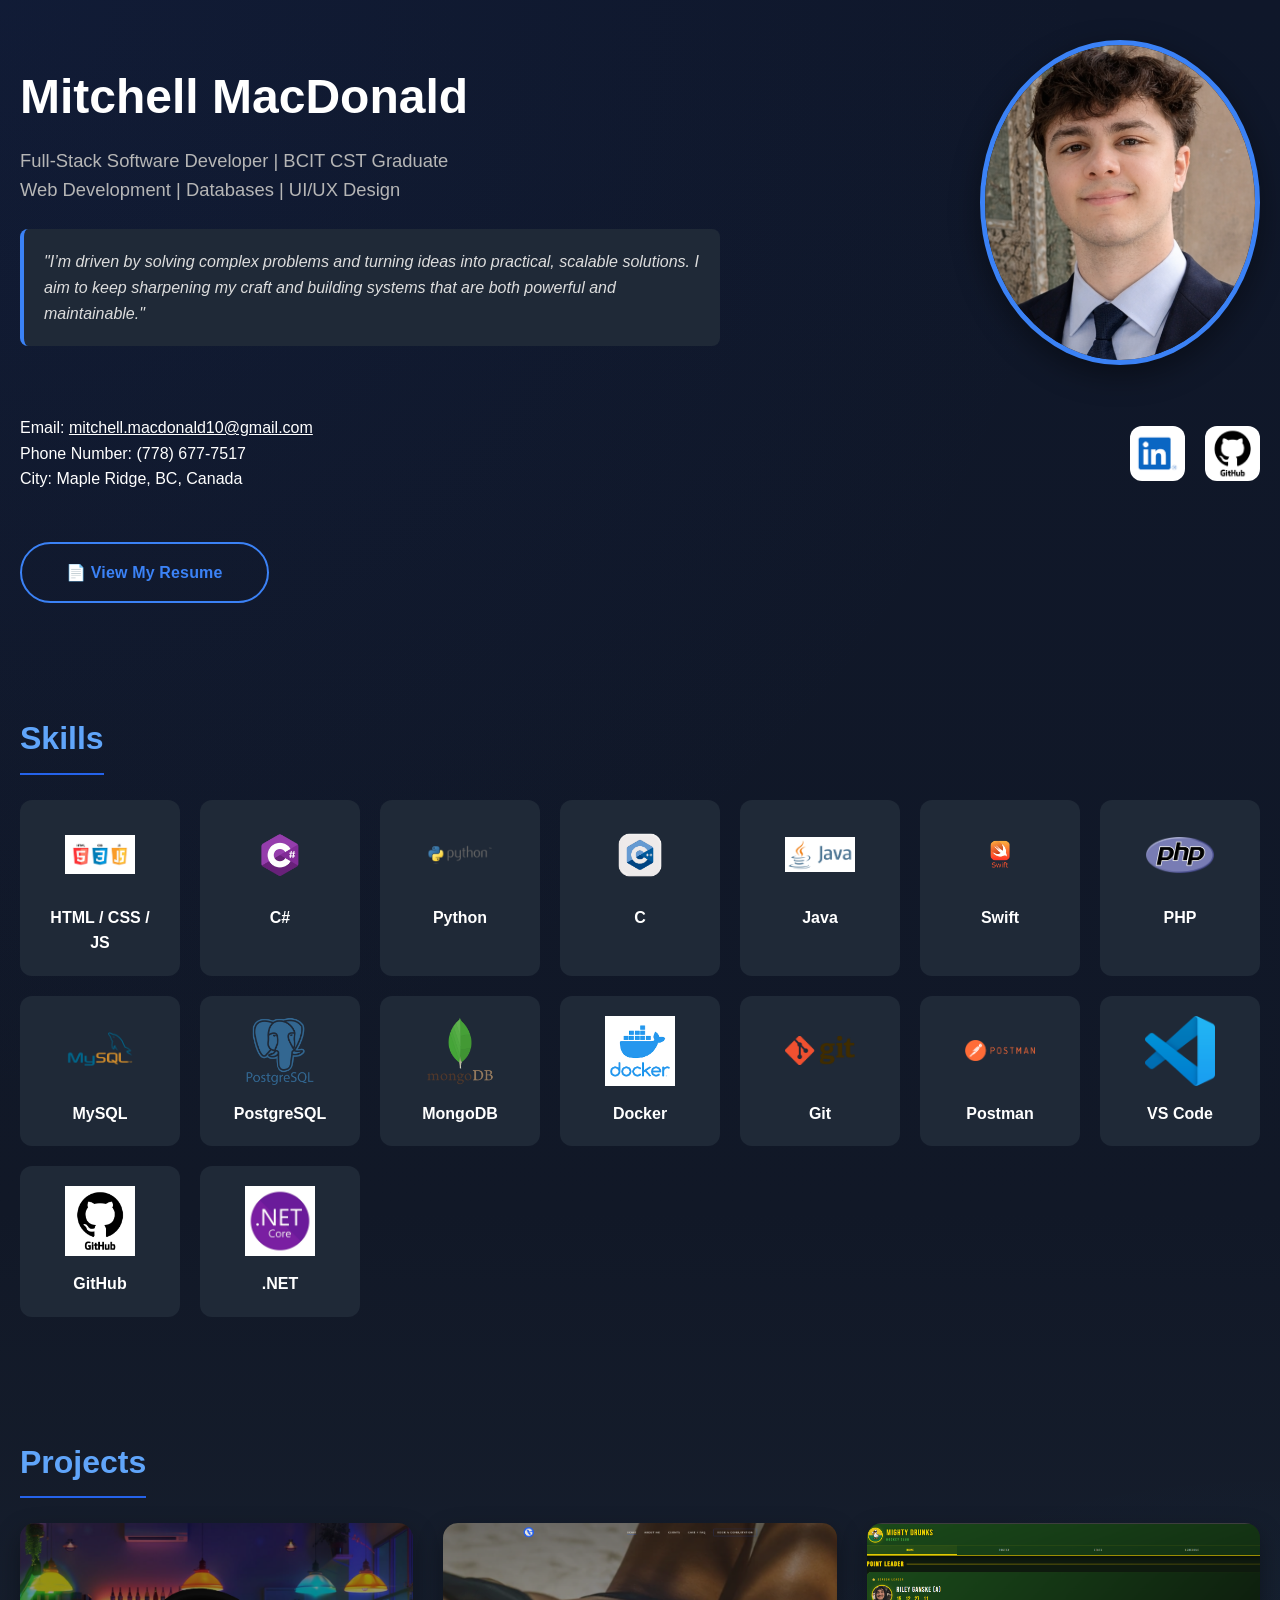
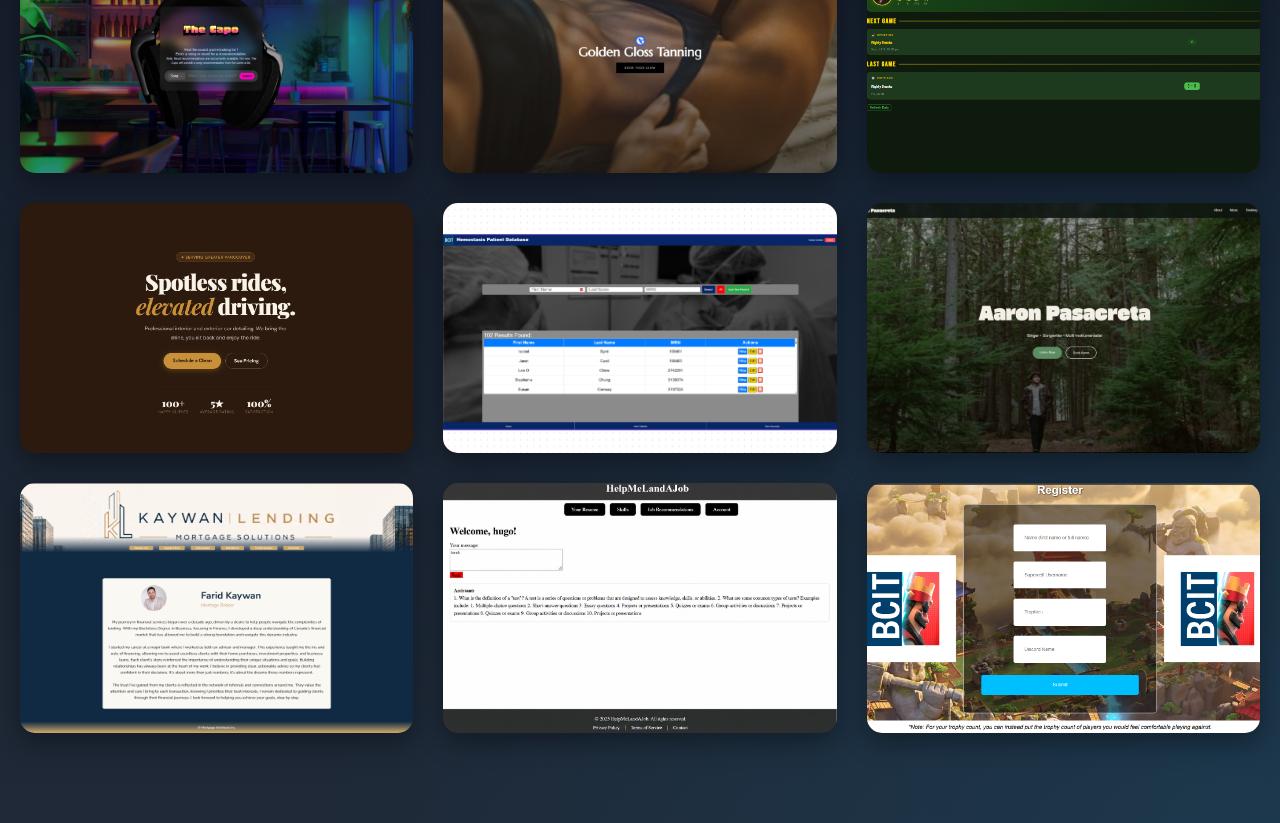
<file: index.html>
<!doctype html>
<html lang="en">
  <head>
    <meta charset="UTF-8" />
    <meta name="viewport" content="width=device-width, initial-scale=1.0" />
    <link rel="icon" type="image/png" href="/images/headshot.png" />
    <title>Mitchell MacDonald | Portfolio</title>
    <link rel="stylesheet" href="styles.css" />
  </head>
  <body>
    <div class="main-container">
      <div class="top-section">
        <div class="header">
          <h1>Mitchell MacDonald</h1>
          <p>
            Full-Stack Software Developer | BCIT CST Graduate
            <br />
            Web Development | Databases | UI/UX Design
          </p>
          <div class="bio">
            "I’m driven by solving complex problems and turning ideas into
            practical, scalable solutions. I aim to keep sharpening my craft and
            building systems that are both powerful and maintainable."
          </div>
        </div>

        <div class="headshot">
          <img src="images/headshot.png" alt="Headshot" />
        </div>
      </div>

      <div class="top-section">
        <div class="contact-container">
          <p class="contact-info">
            Email:
            <a
              href="mailto:mitchell.macdonald10@gmail.com"
              style="color: #ffffff; text-decoration: underline"
            >
              mitchell.macdonald10@gmail.com
            </a>
            <br />
            Phone Number: (778) 677-7517
            <br />
            City: Maple Ridge, BC, Canada
          </p>
        </div>
        <div class="contact-container">
          <a href="https://www.linkedin.com/in/mitchell-macdonald-272580302">
            <img
              src="/images/linkedin.png"
              alt="LinkedIn Icon"
              class="contact-icon"
            />
          </a>
          <a href="https://github.com/offmitch">
            <img
              src="/images/github.jpg"
              alt="GitHub Icon"
              class="contact-icon"
            />
          </a>
        </div>
      </div>

      <div class="top-section">
        <a href="/links/resume.pdf" class="resume-btn" target="_blank">
          <span>📄 View My Resume</span>
        </a>
      </div>

      <h2 class="section-title">Skills</h2>

      <div class="skills-grid">
        <div class="skill-card">
          <img src="/images/big_three.jpg" />
          <span>HTML / CSS / JS</span>
        </div>

        <div class="skill-card">
          <img src="/images/c_sharp.png" />
          <span>C#</span>
        </div>

        <div class="skill-card">
          <img src="/images/python.png" />
          <span>Python</span>
        </div>

        <div class="skill-card">
          <img src="/images/c.webp" />
          <span>C</span>
        </div>

        <div class="skill-card">
          <img src="/images/java.png" />
          <span>Java</span>
        </div>

        <div class="skill-card">
          <img src="/images/swift.png" />
          <span>Swift</span>
        </div>

        <div class="skill-card">
          <img src="/images/php.png" />
          <span>PHP</span>
        </div>

        <div class="skill-card">
          <img src="/images/mysql.png" />
          <span>MySQL</span>
        </div>

        <div class="skill-card">
          <img src="/images/postgresql.jpg" />
          <span>PostgreSQL</span>
        </div>

        <div class="skill-card">
          <img src="/images/mongodb.png" />
          <span>MongoDB</span>
        </div>

        <div class="skill-card">
          <img src="/images/docker.png" />
          <span>Docker</span>
        </div>

        <div class="skill-card">
          <img src="/images/git.png" />
          <span>Git</span>
        </div>
<!-- 
        <div class="skill-card">
          <img src="/images/jira.png" />
          <span>Jira</span>
        </div> -->

        <div class="skill-card">
          <img src="/images/postman.png" />
          <span>Postman</span>
        </div>

        <div class="skill-card">
          <img src="/images/vscode.png" />
          <span>VS Code</span>
        </div>
<!-- 
        <div class="skill-card">
          <img src="/images/trello.png" />
          <span>Trello</span>
        </div> -->

        <div class="skill-card">
          <img src="/images/github.jpg" />
          <span>GitHub</span>
        </div>

        <div class="skill-card">
          <img src="/images/net.jpg" />
          <span>.NET</span>
        </div>
      </div>

      <h2 class="section-title">Projects</h2>

      <div class="projects-grid">


         <div class="project-card">
          <img src="/images/thecapo.png" alt="The Capo" />

          <div class="project-overlay">
            <h2>The Capo</h2>
            <p>
              The Capo is a web app that recommends songs based on a user’s
              input. Enter a song or a mood, and The Capo will suggest a track
              that fits your vibe.
            </p>

            <div class="project-links">
              <a href="https://thecapo.onrender.com/" target="_blank"
                >Live Site</a
              >
              <a href="https://github.com/offmitch/thecapo" target="_blank"
                >GitHub</a
              >
            </div>
          </div>
        </div>

 


        <div class="project-card">
          <img src="/images/goldengloss.png" alt="Golden GLOSS" />

          <div class="project-overlay">
            <h2>Golden Gloss Tanning</h2>
            <p>
              A professional, client-focused website designed and developed for
              Golden Gloss Tanning, a Vancouver-area spray tanning business
              offering mobile and in-studio tanning services.
            </p>

            <div class="project-links">
              <a
                href="https://offmitch.github.io/goldenglosstanning/"
                target="_blank"
                >Live Site</a
              >
              <a
                href="https://github.com/offmitch/goldenglosstanning"
                target="_blank"
                >GitHub</a
              >
            </div>
          </div>
        </div>

               <div class="project-card">
          <img src="/images/mightydrunks.png" alt="Mighty Dunks" />

          <div class="project-overlay">
            <h2>Hockey Team Site</h2>
            <p>
              Website for a local hockey team which shares schedules, rosters,
              stats, standings, game results, and news.
            </p>

            <div class="project-links">
              <a href="https://mightydrunks.onrender.com/" target="_blank"
                >Live Site</a
              >
              <a href="https://github.com/offmitch/mightydrunks" target="_blank"
                >GitHub</a
              >
            </div>
          </div>
        </div>

        <div class="project-card">
          <img src="/images/apex-cleaning.png" alt="ApexCleaning" />

          <div class="project-overlay">
            <h2>ApexCleaning</h2>
            <p>
              A modern, responsive car detailing website built to showcase
              services, capture bookings, and provide a clean, professional
              experience for customers.
            </p>

            <div class="project-links">
              <a href="https://apexcleaning.onrender.com/" target="_blank"
                >Live Site</a
              >
              <a href="https://github.com/offmitch/apexcleaning" target="_blank"
                >GitHub</a
              >
            </div>
          </div>
        </div>

        <div class="project-card">
          <img src="/images/patient_database.png" alt="Patient Database" />

          <div class="project-overlay">
            <h2>Patient Info Database</h2>
            <p>
              A hematology training system where medical students can store,
              manage, and query patient information similar to real healthcare
              databases.
            </p>

            <div class="project-links">
              <a
                href="https://github.com/offmitch/patient-details"
                target="_blank"
                >GitHub</a
              >
            </div>
          </div>
        </div>

        <div class="project-card">
          <img src="/images/aaron-pasacreta.png" alt="Aaron Pasacreta" />

          <div class="project-overlay">
            <h2>Aaron Pasacreta</h2>
            <p>
              A modern, responsive artist website built for Aaron Pasacreta, a
              British Columbia-based singer, songwriter, and
              multi-instrumentalist.
            </p>

            <div class="project-links">
              <a href="https://aaronpasacreta.ca/" target="_blank">Live Site</a>
              <a
                href="https://github.com/offmitch/aaron-pasacreta"
                target="_blank"
                >GitHub</a
              >
            </div>
          </div>
        </div>

        <div class="project-card">
          <img src="/images/kaywanlending.png" alt="Kaywan Lending" />

          <div class="project-overlay">
            <h2>Kaywan Lending</h2>
            <p>
              A professional mortgage broker website where users can learn about
              Farid Kaywan, explore mortgage information, calculate mortgage
              estimates, and get in touch for lending services.
            </p>

            <div class="project-links">
              <a href="https://www.kaywanlending.com/" target="_blank"
                >Live Site</a
              >
              <a href="https://github.com/offmitch/farid-kaywan" target="_blank"
                >GitHub</a
              >
            </div>
          </div>
        </div>

        <div class="project-card">
          <img src="/images/job.png" alt="HelpMeLandAJob" />

          <div class="project-overlay">
            <h2>HelpMeLandAJob</h2>
            <p>
              AI-powered job search assistant that improves resumes, recommends
              jobs, and provides interview practice for developers.
            </p>

            <div class="project-links">
              <a
                href="https://github.com/shayannikpour/helpmelandajob"
                target="_blank"
                >GitHub</a
              >
            </div>
          </div>
        </div>

       
        <div class="project-card">
          <img src="/images/cr_tournament.png" alt="Clash Royale Tournament" />

          <div class="project-overlay">
            <h2>Tournament Organizer</h2>
            <p>
              A tournament organizer that registers players, groups them through
              user data, and gives clear instructions. Created by myself and a
              friend where we hosted over 30 people in a tournament.
            </p>

            <div class="project-links">
              <a
                href="https://github.com/offmitch/clash-tournament"
                target="_blank"
                >GitHub</a
              >
            </div>
          </div>
        </div>
      </div>
    </div>
  </body>
</html>
</file>
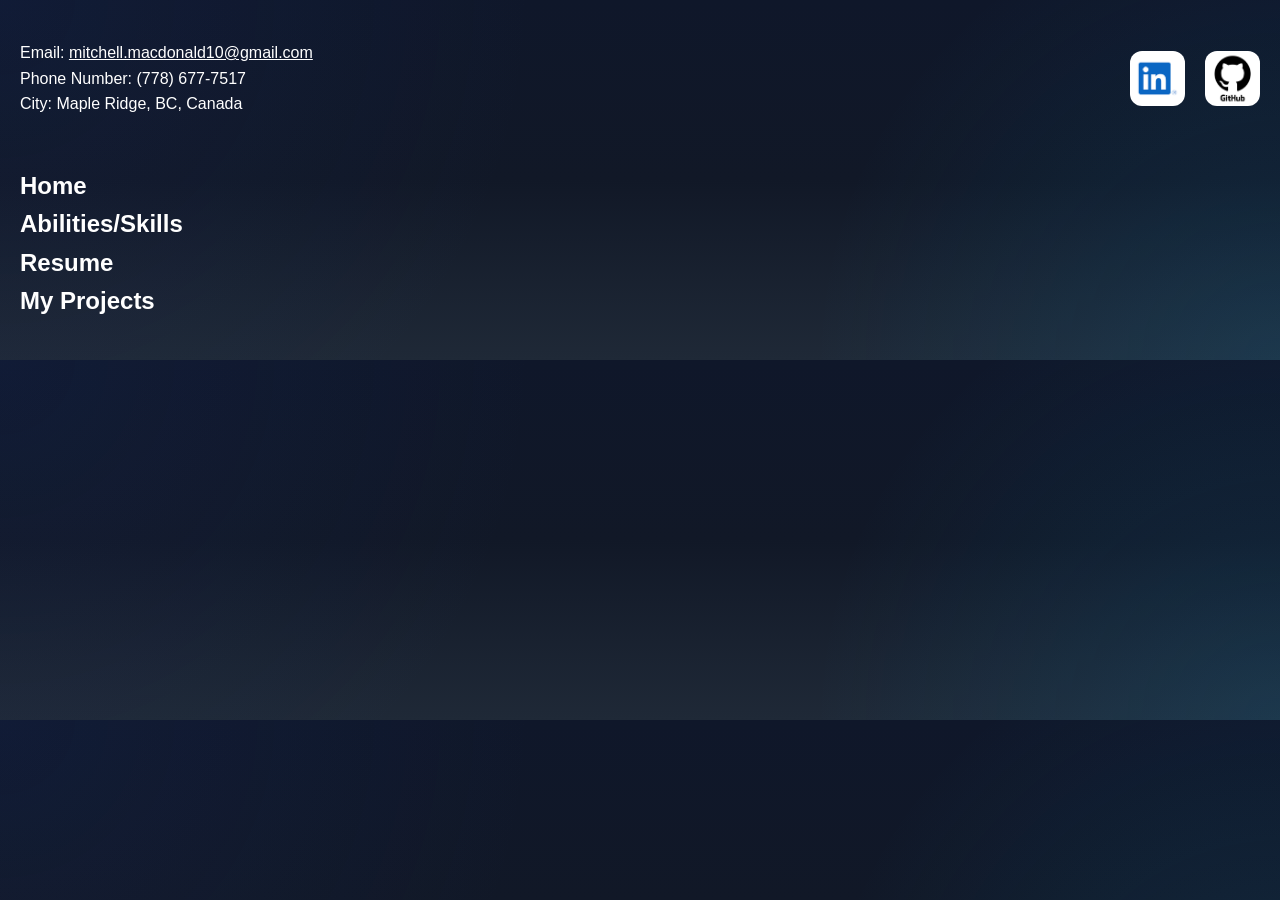
<file: contact/index.html>
<!DOCTYPE html>
<html lang="en">
<head>
    <meta charset="UTF-8">
    <meta name="viewport" content="width=device-width, initial-scale=1.0">
    <title>Mitchell MacDonald | Portfolio</title>
    <link rel="stylesheet" href="../styles.css">
</head>
<body>
<div class="main-container">

    <div class="top-section">
        <div class="contact-container">
            <p class="contact-info">
                Email: <a href="mailto:mitchell.macdonald10@gmail.com" style="color: #ffffff; text-decoration: underline;">
                    mitchell.macdonald10@gmail.com
                </a>
                <br>
                Phone Number: (778) 677-7517
                <br>
                City: Maple Ridge, BC, Canada
            </p>
        </div>
        <div class="contact-container">
           <a href="https://www.linkedin.com/in/mitchell-macdonald-272580302">
            <img src="/images/linkedin.png" alt="LinkedIn Icon" class="contact-icon">
           </a>
           <a href="https://github.com/offmitch">
            <img src="/images/github.jpg" alt="GitHub Icon" class="contact-icon">
           </a>
        </div>
    </div>

    <div class="links">
        <div class="link-item"><a href="/"><h2>Home</h2></a></div>
        <div class="link-item"><a href="/skills"><h2>Abilities/Skills</h2></a></div>
        <div class="link-item"><a href="/resume"><h2>Resume</h2></a></div>
        <div class="link-item"><a href="/projects"><h2>My Projects</h2></a></div>
    </div>

</div>
</body>

</html>
</file>
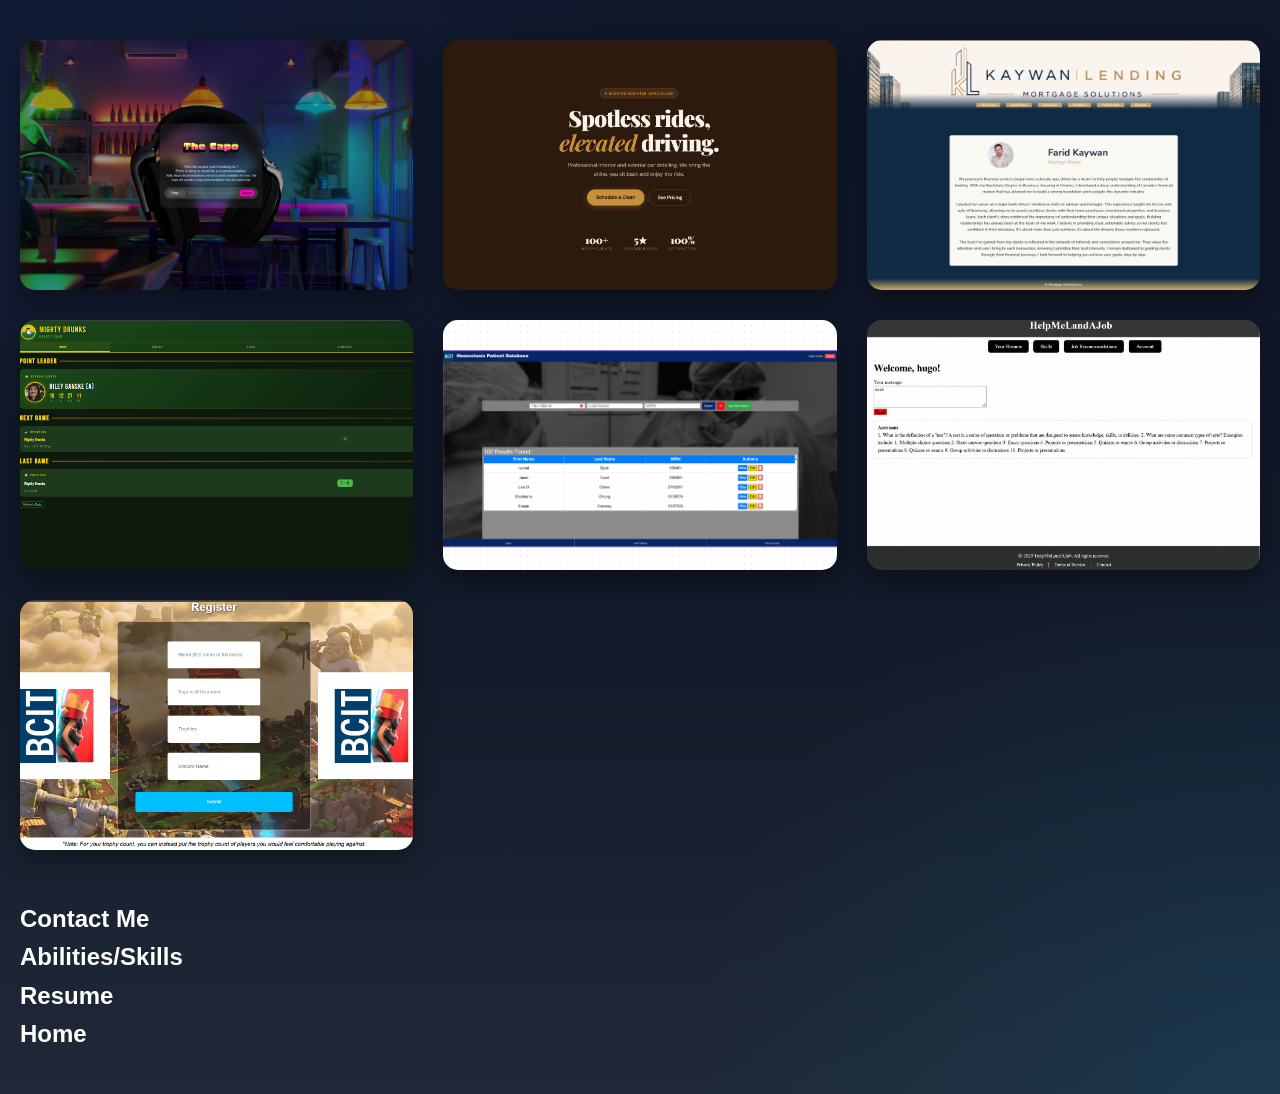
<file: projects/index.html>
<!DOCTYPE html>
<html lang="en">
<head>
    <meta charset="UTF-8">
    <meta name="viewport" content="width=device-width, initial-scale=1.0">
    <title>Mitchell MacDonald | Portfolio</title>
    <link rel="stylesheet" href="../styles.css">
</head>
<body>
<div class="main-container">

    <div class="projects-grid">

           <div class="project-card">
            <img src="/images/thecapo.png" alt="The Capo">

            <div class="project-overlay">
                <h2>The Capo</h2>
                <p>
                   The Capo is a web app that recommends songs based on a user’s input. 
                   Enter a song or a mood, and The Capo will suggest a track that fits your vibe.
                </p>

                <div class="project-links">
                    <a href="https://thecapo.onrender.com/" target="_blank">Live Site</a>
                    <a href="https://github.com/offmitch/thecapo" target="_blank">GitHub</a>
                </div>
            </div>
        </div>

           <div class="project-card">
            <img src="/images/apex-cleaning.png" alt="ApexCleaning">

            <div class="project-overlay">
                <h2>ApexCleaning</h2>
                <p>
                    A modern, responsive car detailing website built to showcase services, 
                    capture bookings, and provide a clean, professional experience for customers.
                </p>

                <div class="project-links">
                    <a href="https://apexcleaning.onrender.com/" target="_blank">Live Site</a>
                    <a href="https://github.com/offmitch/apexcleaning" target="_blank">GitHub</a>
                </div>
            </div>
        </div>

         <div class="project-card">
            <img src="/images/kaywanlending.png" alt="Kaywan Lending">

            <div class="project-overlay">
                <h2>Kaywan Lending</h2>
                <p>
                    A professional mortgage broker website where users can learn about Farid Kaywan, explore mortgage information, calculate mortgage estimates, and get in touch for lending services.
                </p>

                <div class="project-links">
                    <a href="https://www.kaywanlending.com/" target="_blank">Live Site</a>
                    <a href="https://github.com/offmitch/farid-kaywan" target="_blank">GitHub</a>
                </div>
            </div>
        </div> <div class="project-card">
            <img src="/images/mightydrunks.png" alt="Mighty Dunks">

            <div class="project-overlay">
                <h2>Hockey Team Site</h2>
                <p>
                    Website for a local hockey team which shares schedules, rosters, stats, game results, and news.
                </p>

                <div class="project-links">
                    <a href="https://mightydrunks.onrender.com/" target="_blank">Live Site</a>
                    <a href="https://github.com/offmitch/mightydrunks" target="_blank">GitHub</a>
                </div>
            </div>
        </div>

        <div class="project-card">
            <img src="/images/patient_database.png" alt="Patient Database">

            <div class="project-overlay">
                <h2>Patient Information Database</h2>
                <p>
                    A hematology training system where medical students can store,
                    manage, and query patient information similar to real healthcare databases.
                </p>

                <div class="project-links">
                    <a href="https://github.com/offmitch/patient-details" target="_blank">GitHub</a>
                </div>
            </div>
        </div>


        <div class="project-card">
            <img src="/images/job.png" alt="HelpMeLandAJob">

            <div class="project-overlay">
                <h2>HelpMeLandAJob</h2>
                <p>
                    AI-powered job search assistant that improves resumes,
                    recommends jobs, and provides interview practice for developers.
                </p>

                <div class="project-links">
                    <a href="https://github.com/shayannikpour/helpmelandajob" target="_blank">GitHub</a>
                </div>
            </div>
        </div>


        <div class="project-card">
            <img src="/images/cr_tournament.png" alt="Clash Royale Tournament">

            <div class="project-overlay">
                <h2>BCIT Clash Royale Tournament</h2>
                <p>
                    A tournament organizer for BCIT students that registers players
                    and groups them by trophy range.
                </p>

                <div class="project-links">
                    <a href="https://github.com/offmitch/clash-tournament" target="_blank">GitHub</a>
                </div>
            </div>
        </div>

        

        
    </div>

    
    <div class="links">
        <div class="link-item"><a href="/contact"><h2>Contact Me</h2></a></div>
        <div class="link-item"><a href="/skills"><h2>Abilities/Skills</h2></a></div>
        <div class="link-item"><a href="/resume"><h2>Resume</h2></a></div>
        <div class="link-item"><a href="/"><h2>Home</h2></a></div>
    </div>

</div>
</body>

</html>
</file>
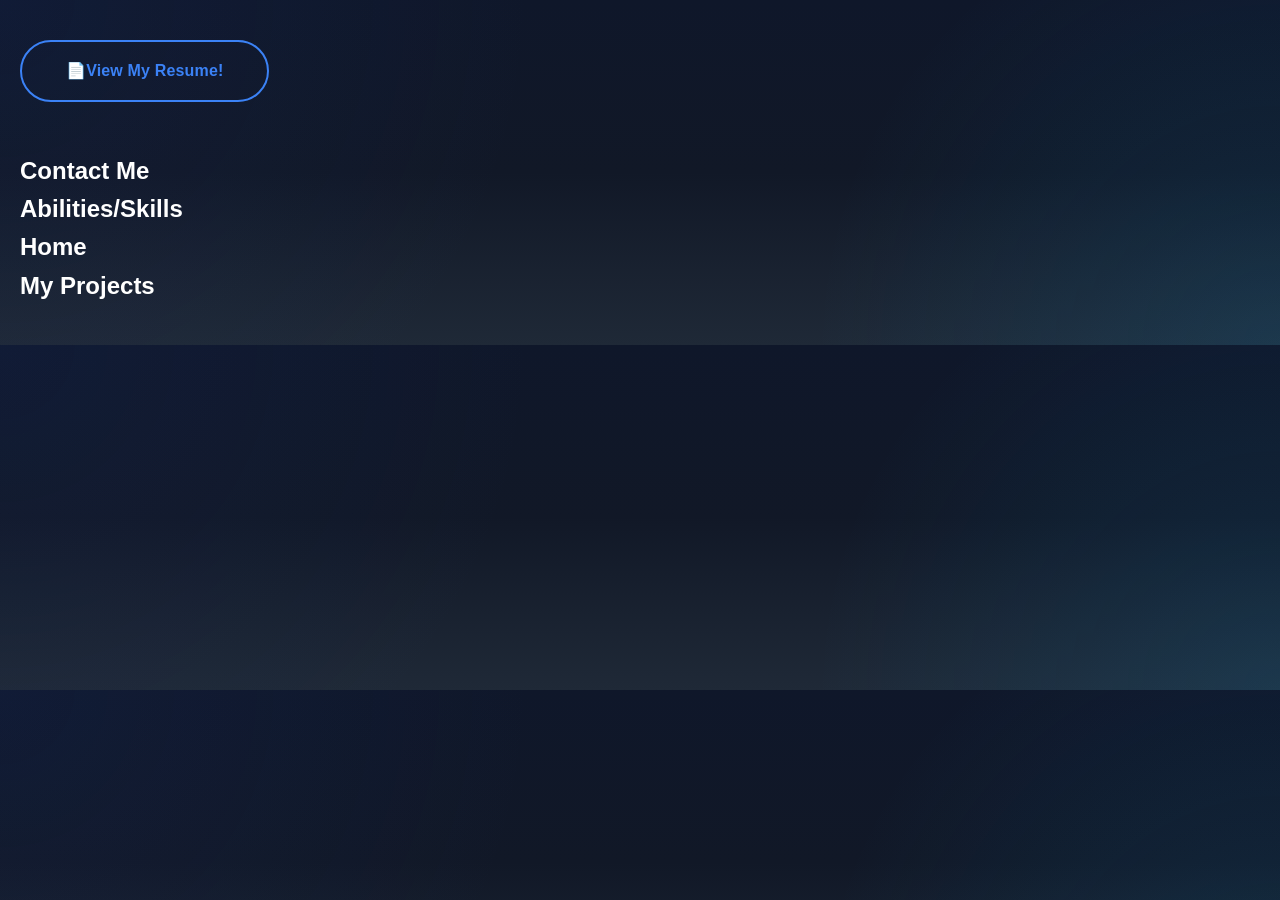
<file: resume/index.html>
<!DOCTYPE html>
<html lang="en">
<head>
    <meta charset="UTF-8">
    <meta name="viewport" content="width=device-width, initial-scale=1.0">
    <title>Mitchell MacDonald | Portfolio</title>
    <link rel="stylesheet" href="../styles.css">
</head>
<body>
<div class="main-container">
   
    <div class="top-section">
        <a href="/links/resume.pdf" class="resume-btn">
           <span>📄View My Resume!</span>
        </a>
    </div>

    <div class="links">
     <div class="link-item"><a href="/contact"><h2>Contact Me</h2></a></div>
        <div class="link-item"><a href="/skills"><h2>Abilities/Skills</h2></a></div>
        <div class="link-item"><a href="/"><h2>Home</h2></a></div>
        <div class="link-item"><a href="/projects"><h2>My Projects</h2></a></div>
    </div>

</div>
</body>

</html>
</file>
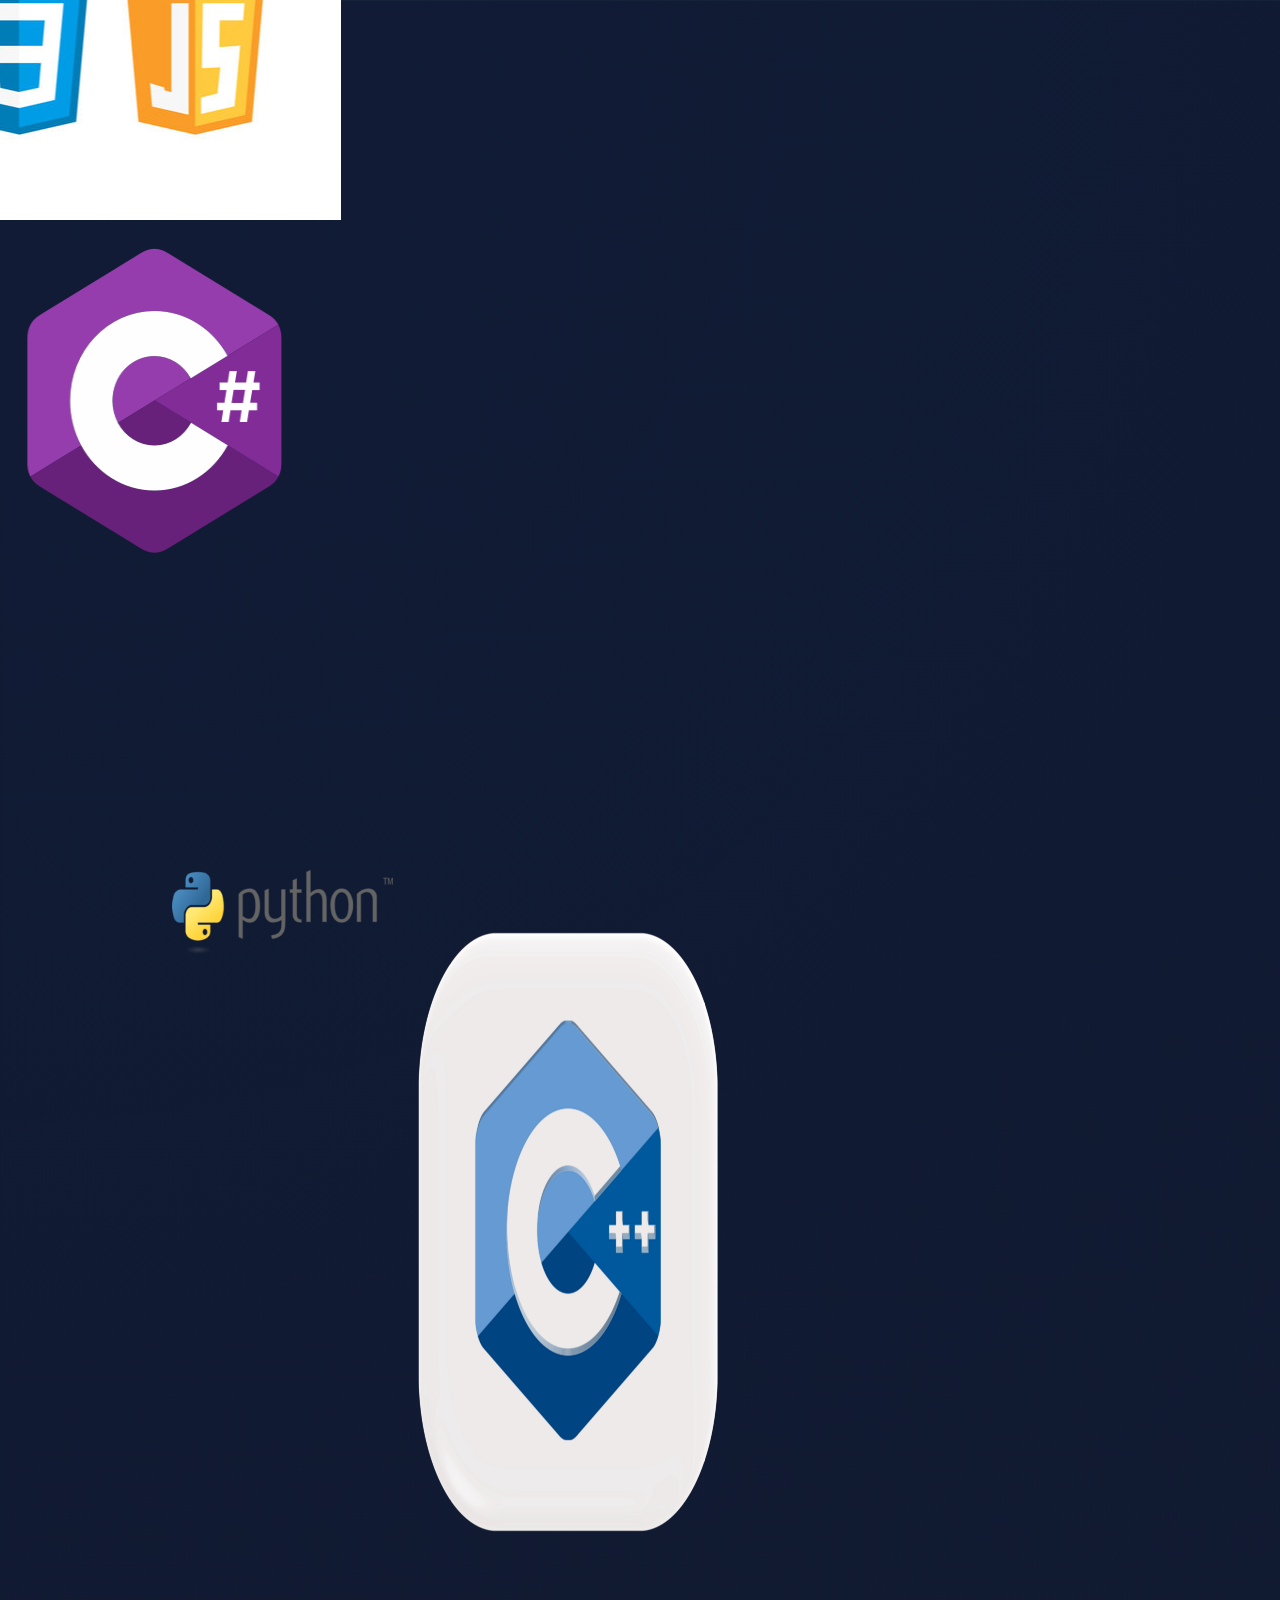
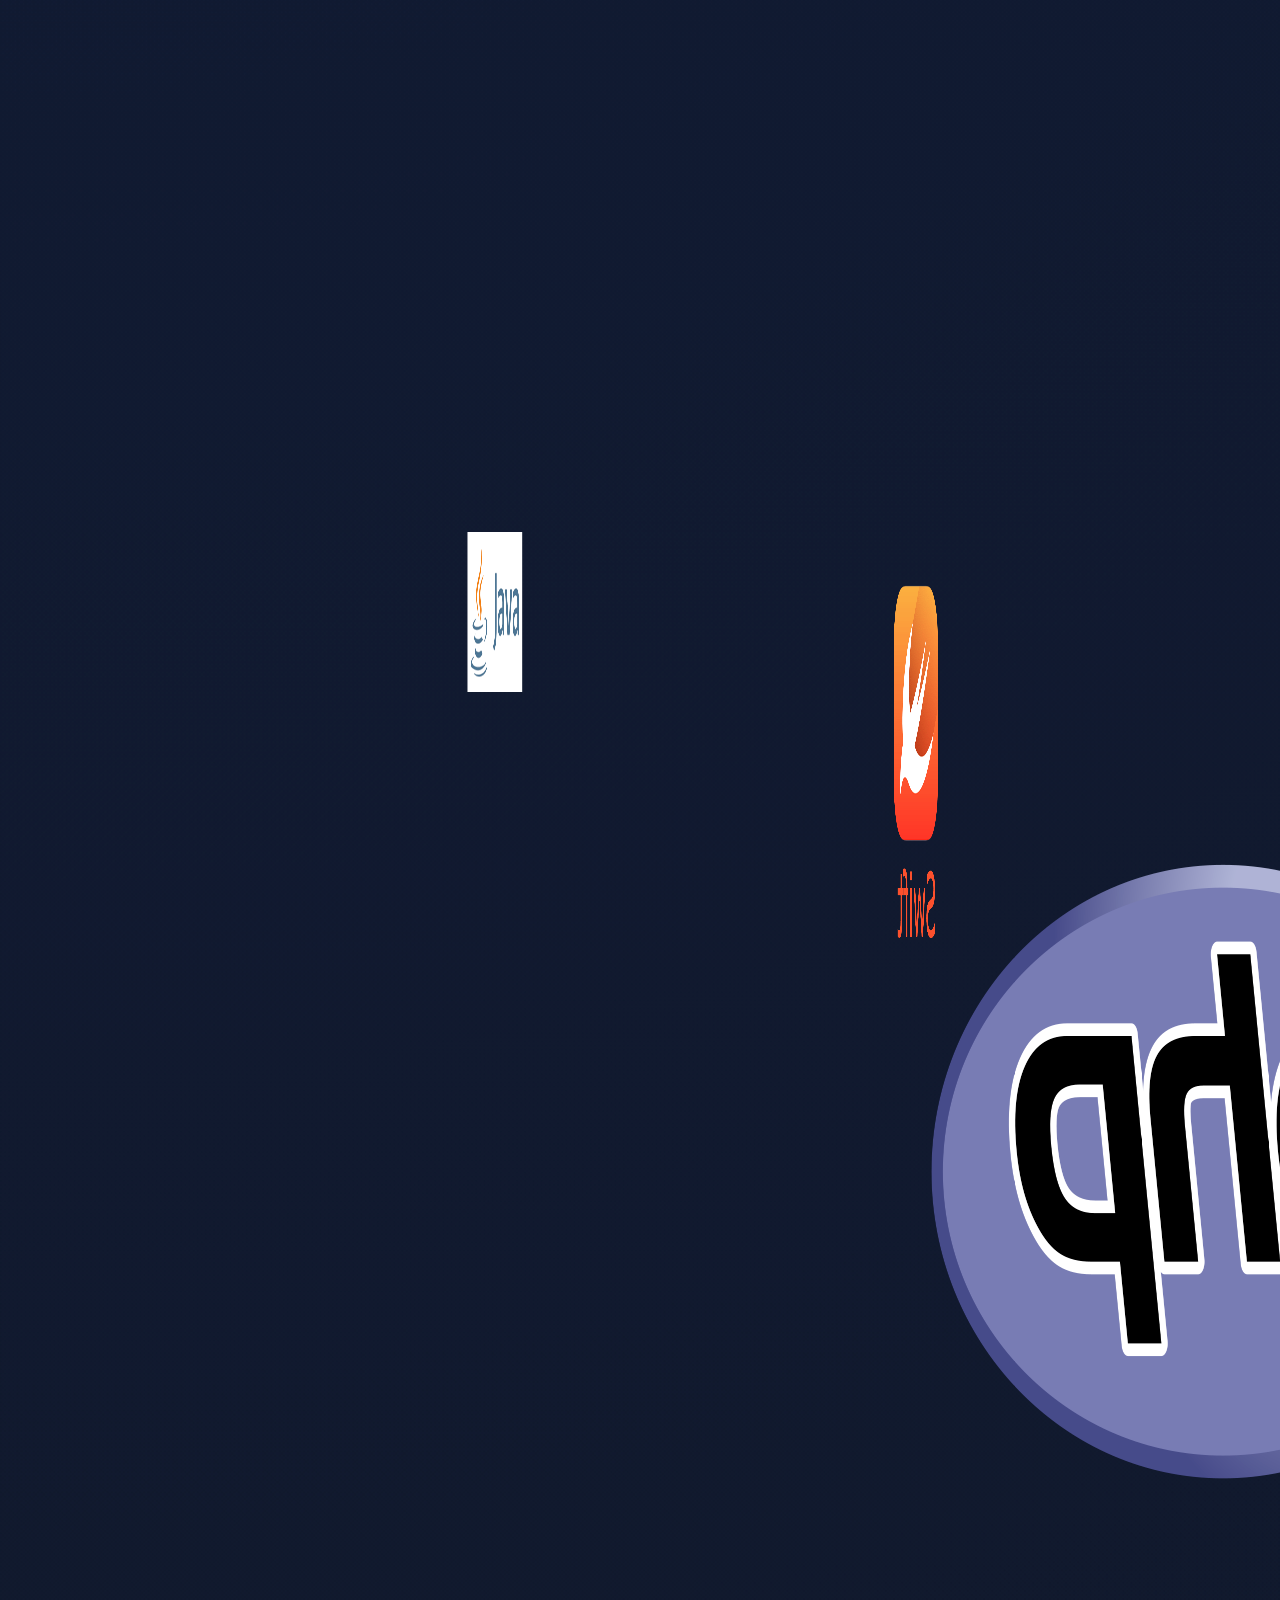
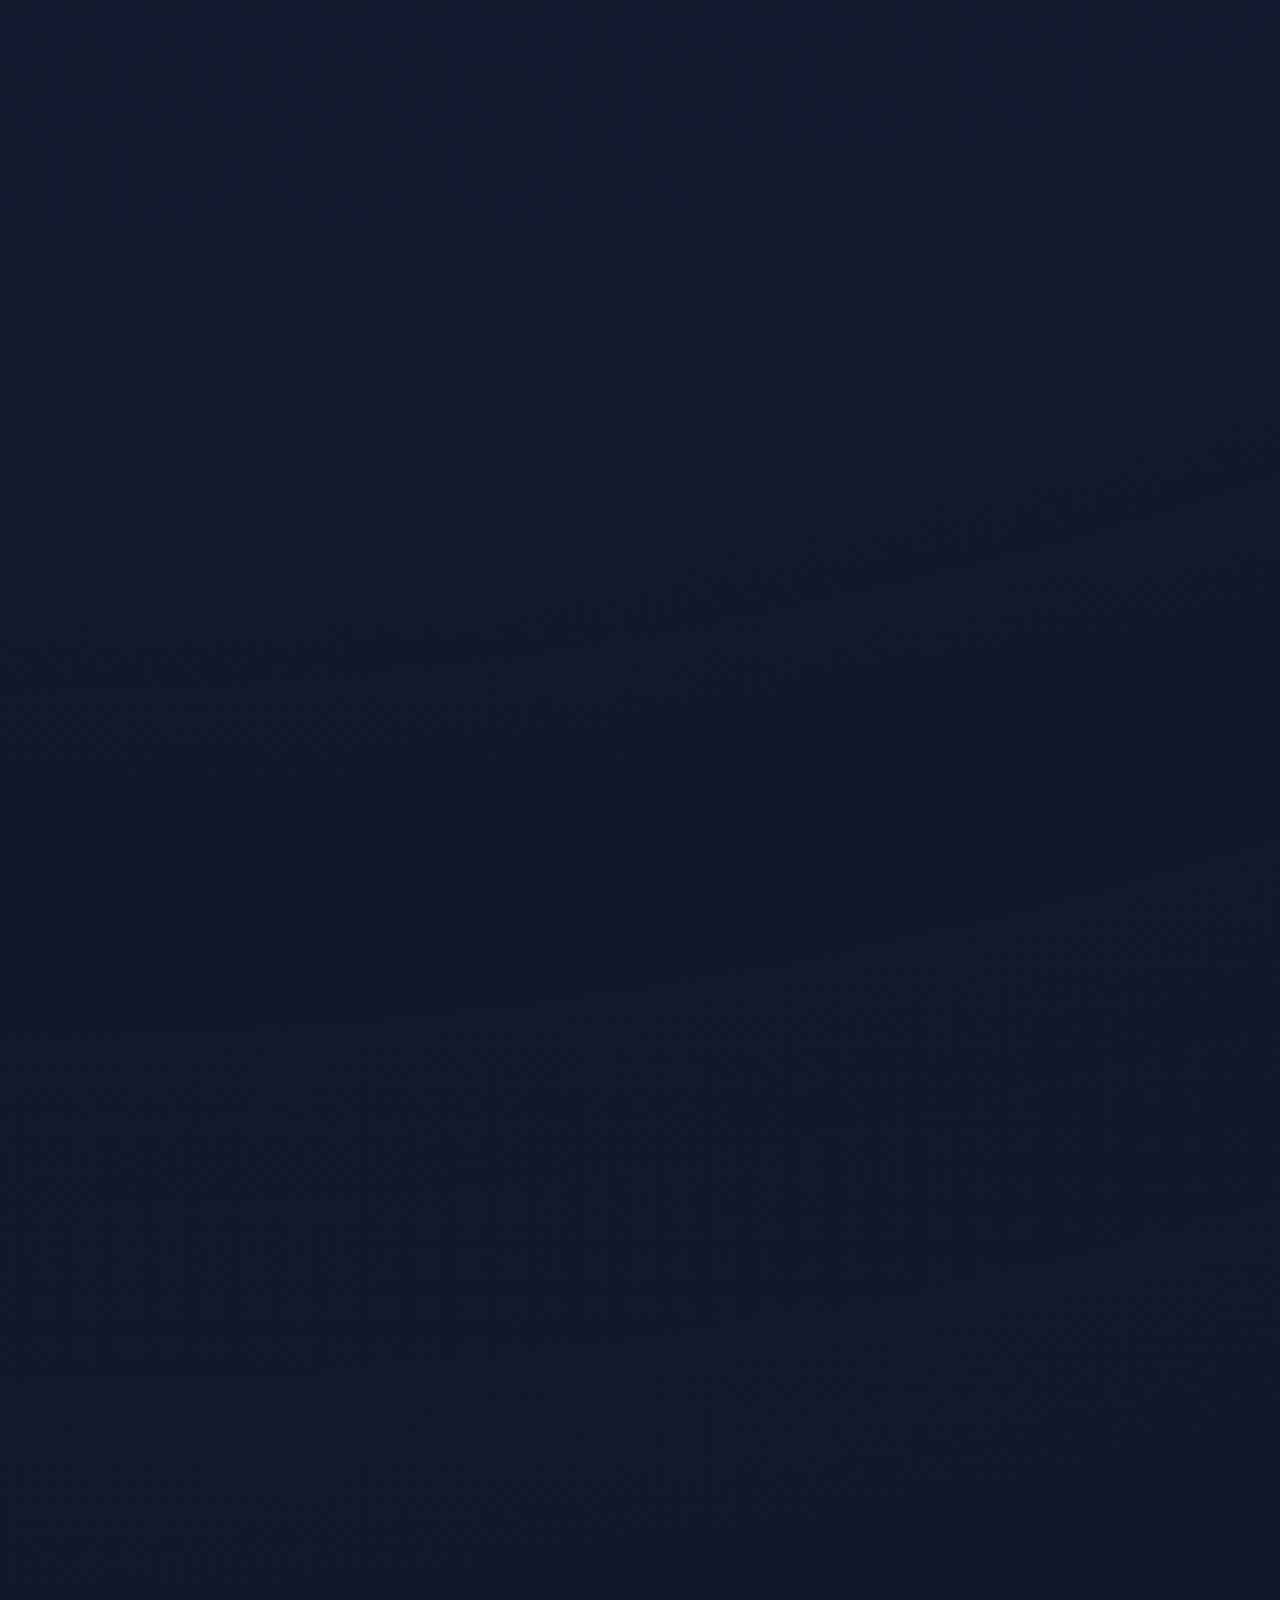
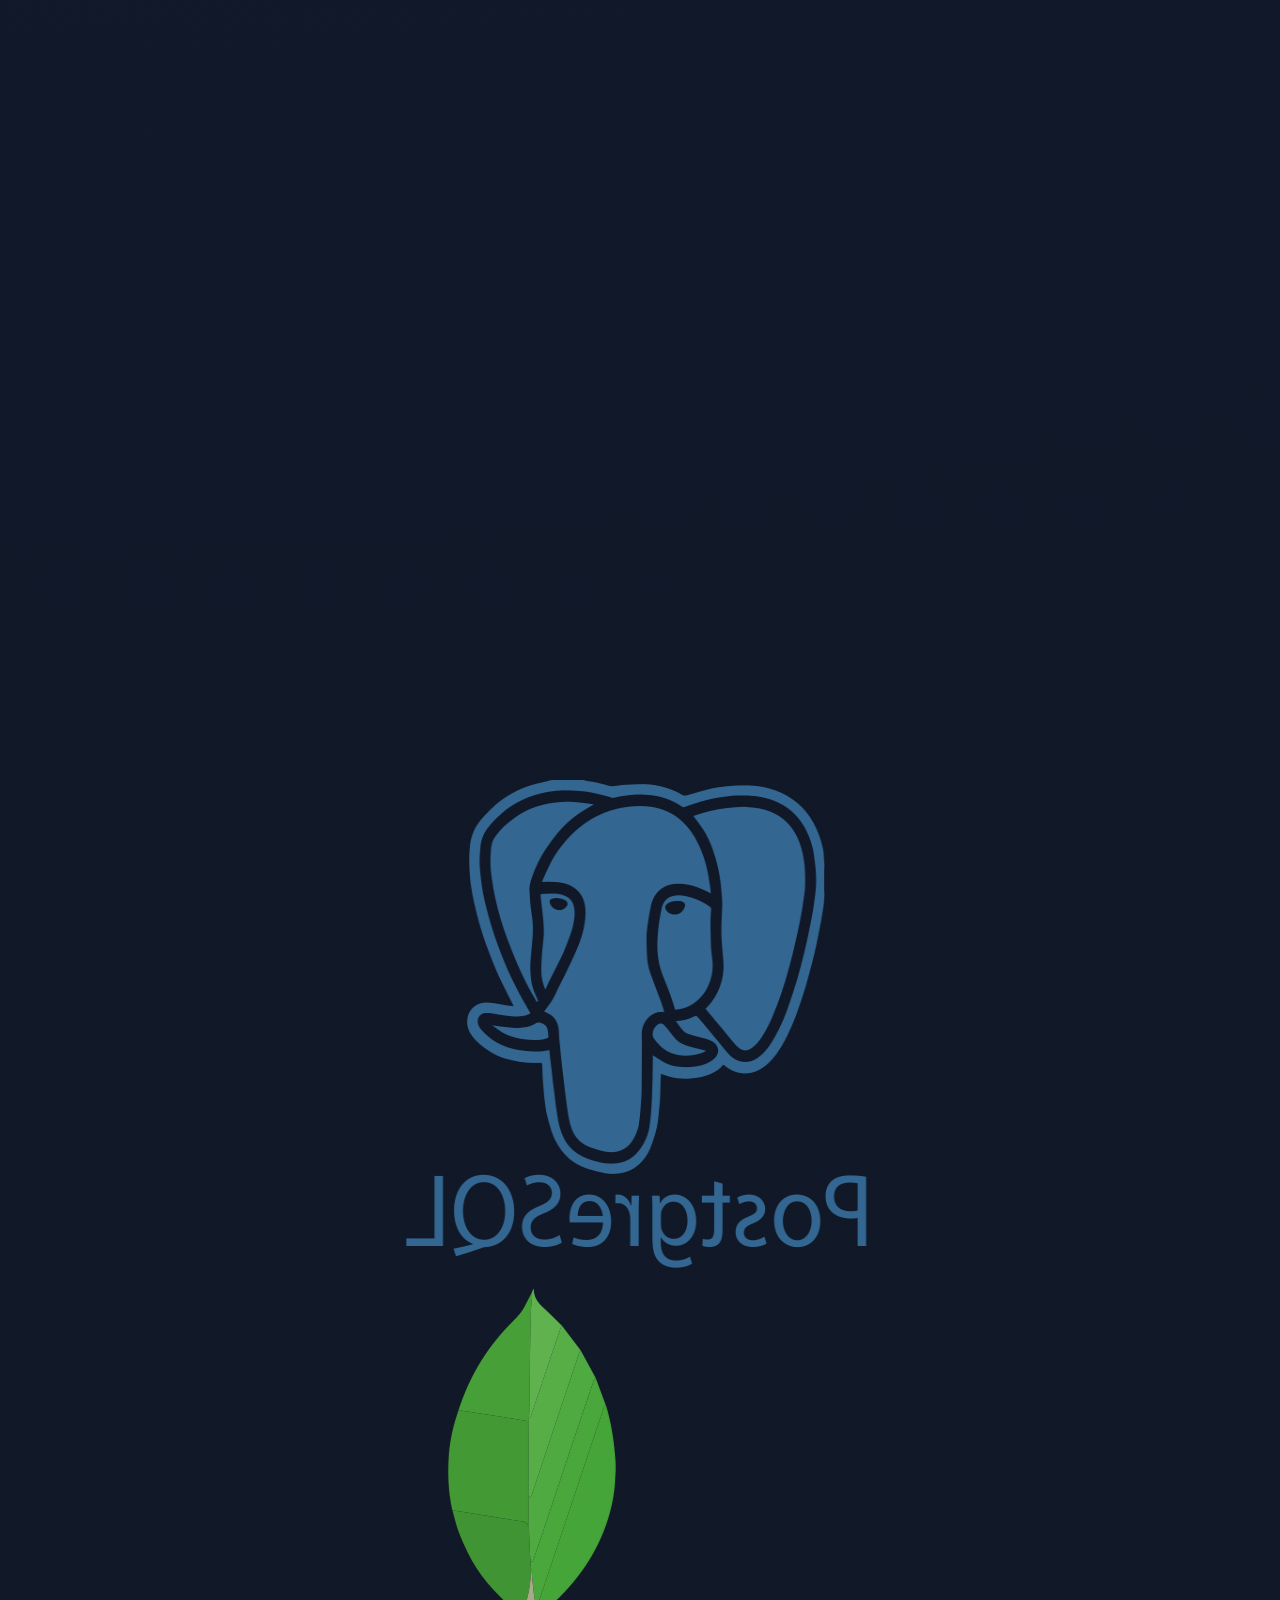
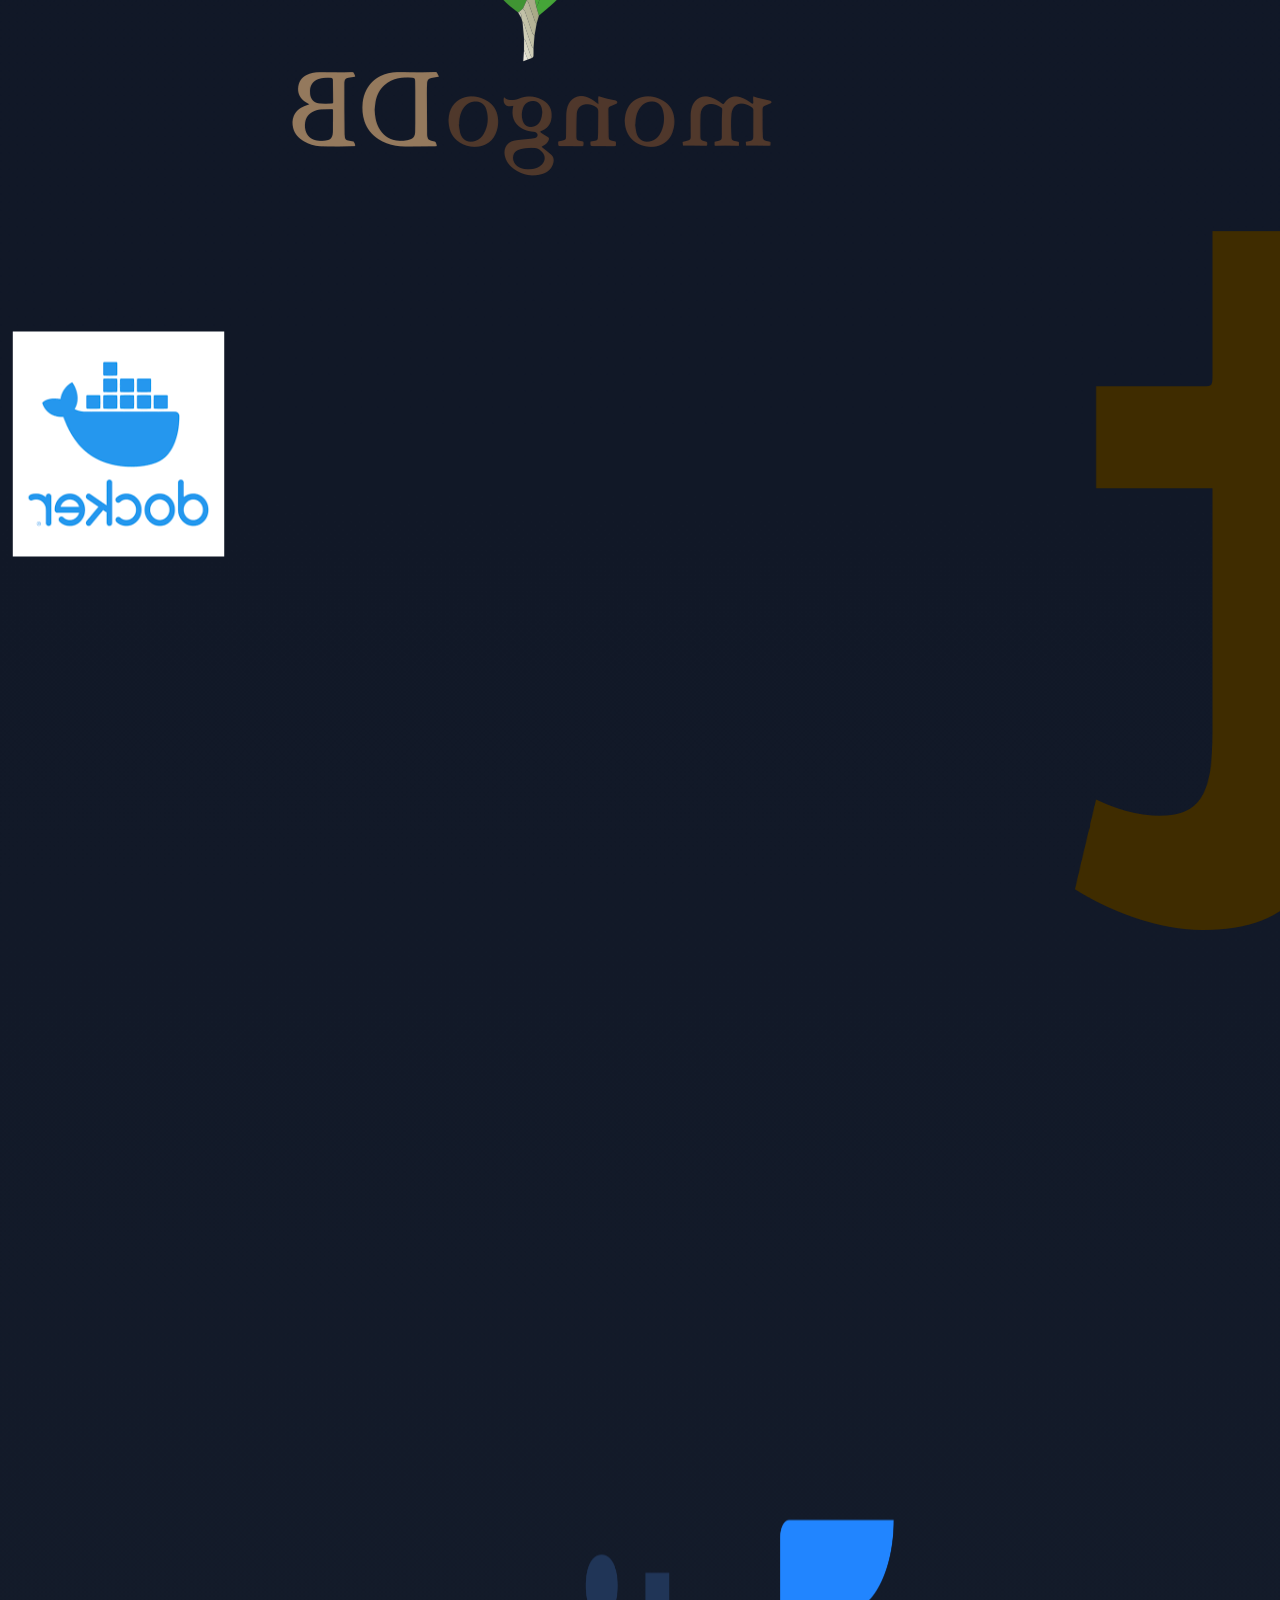
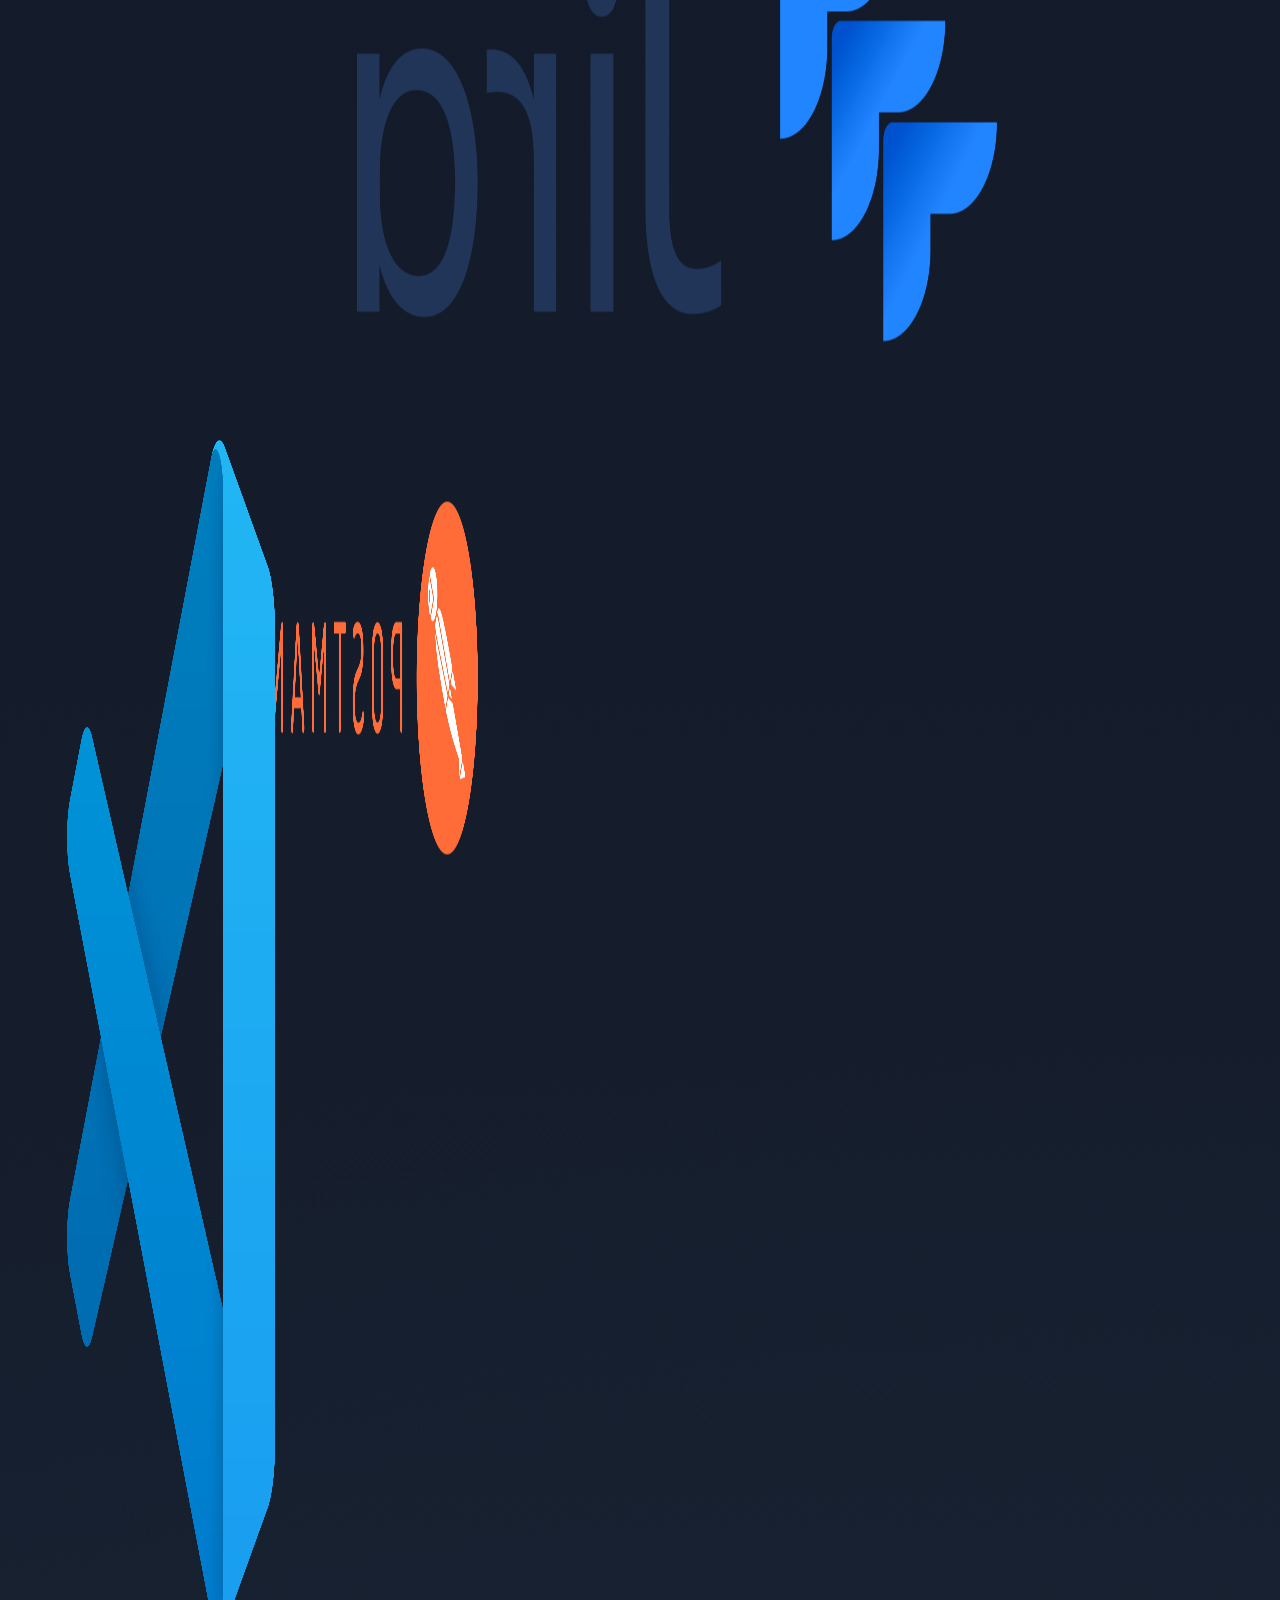
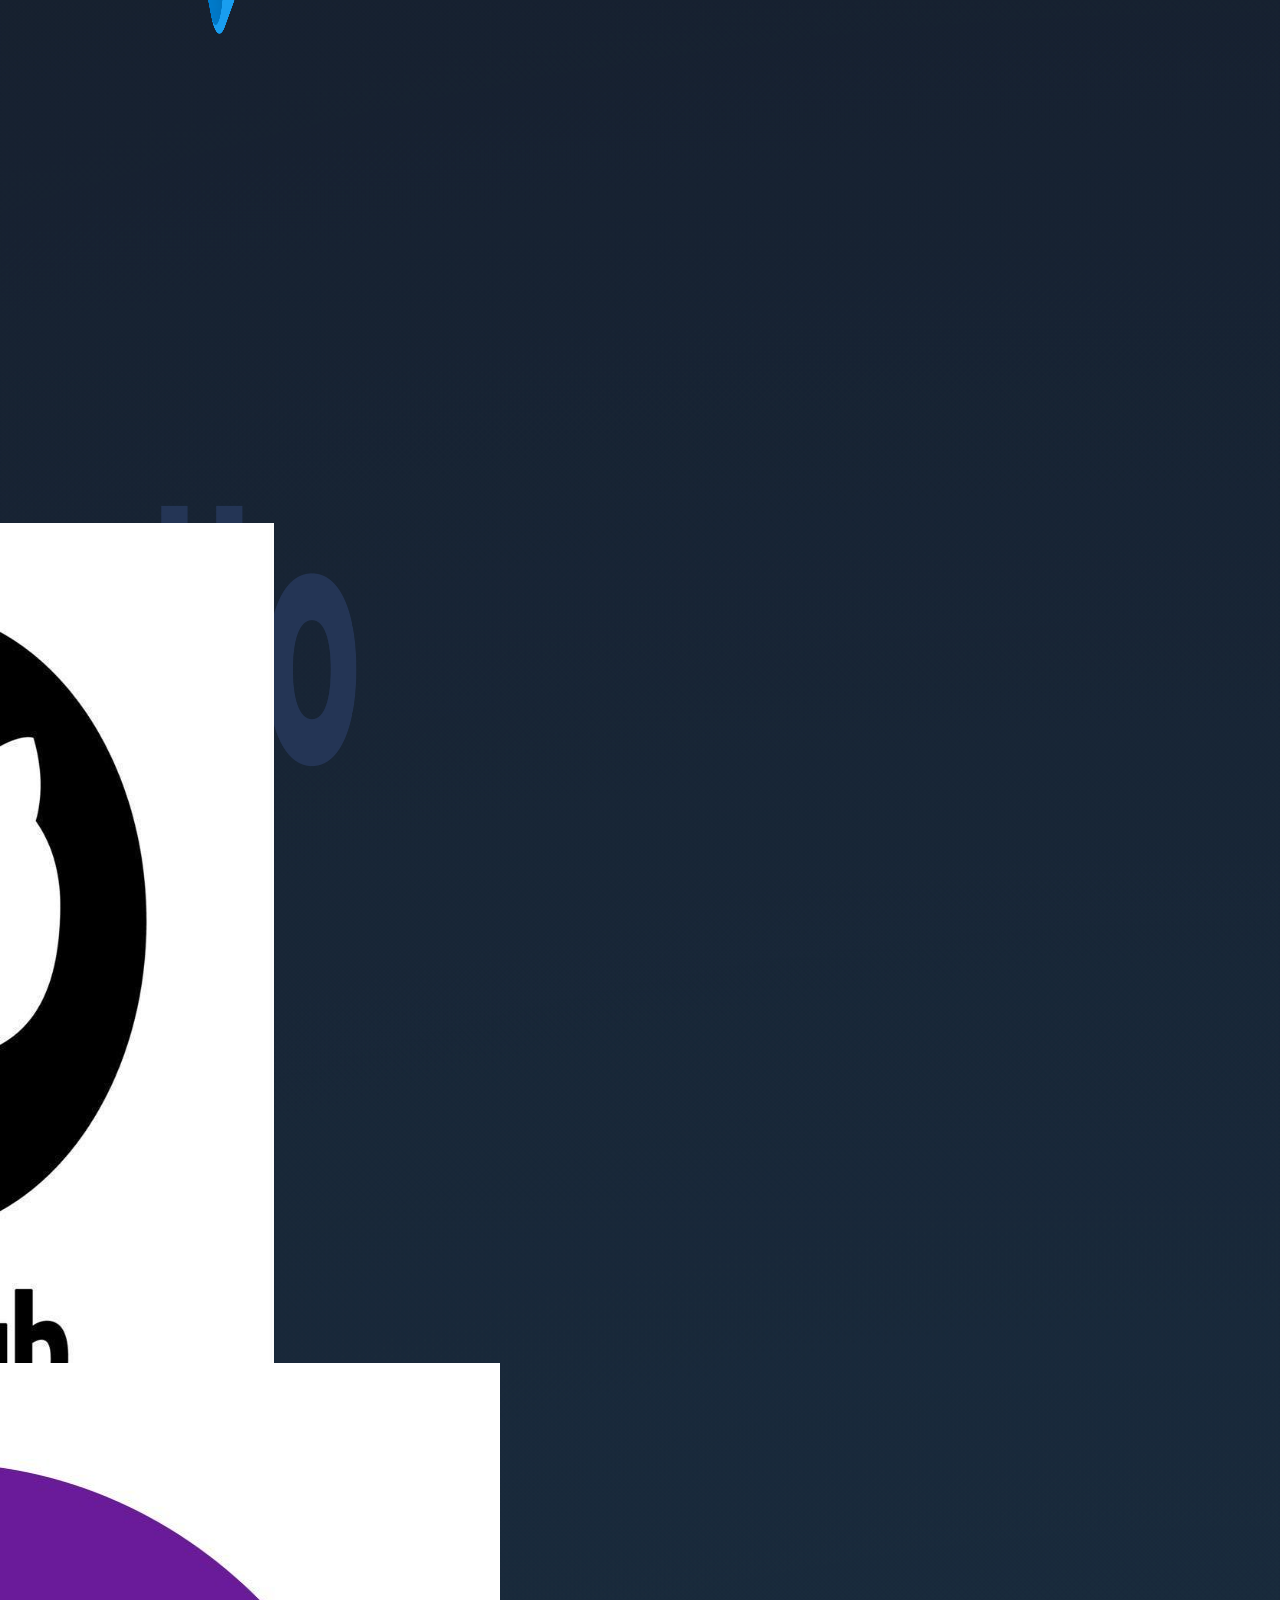
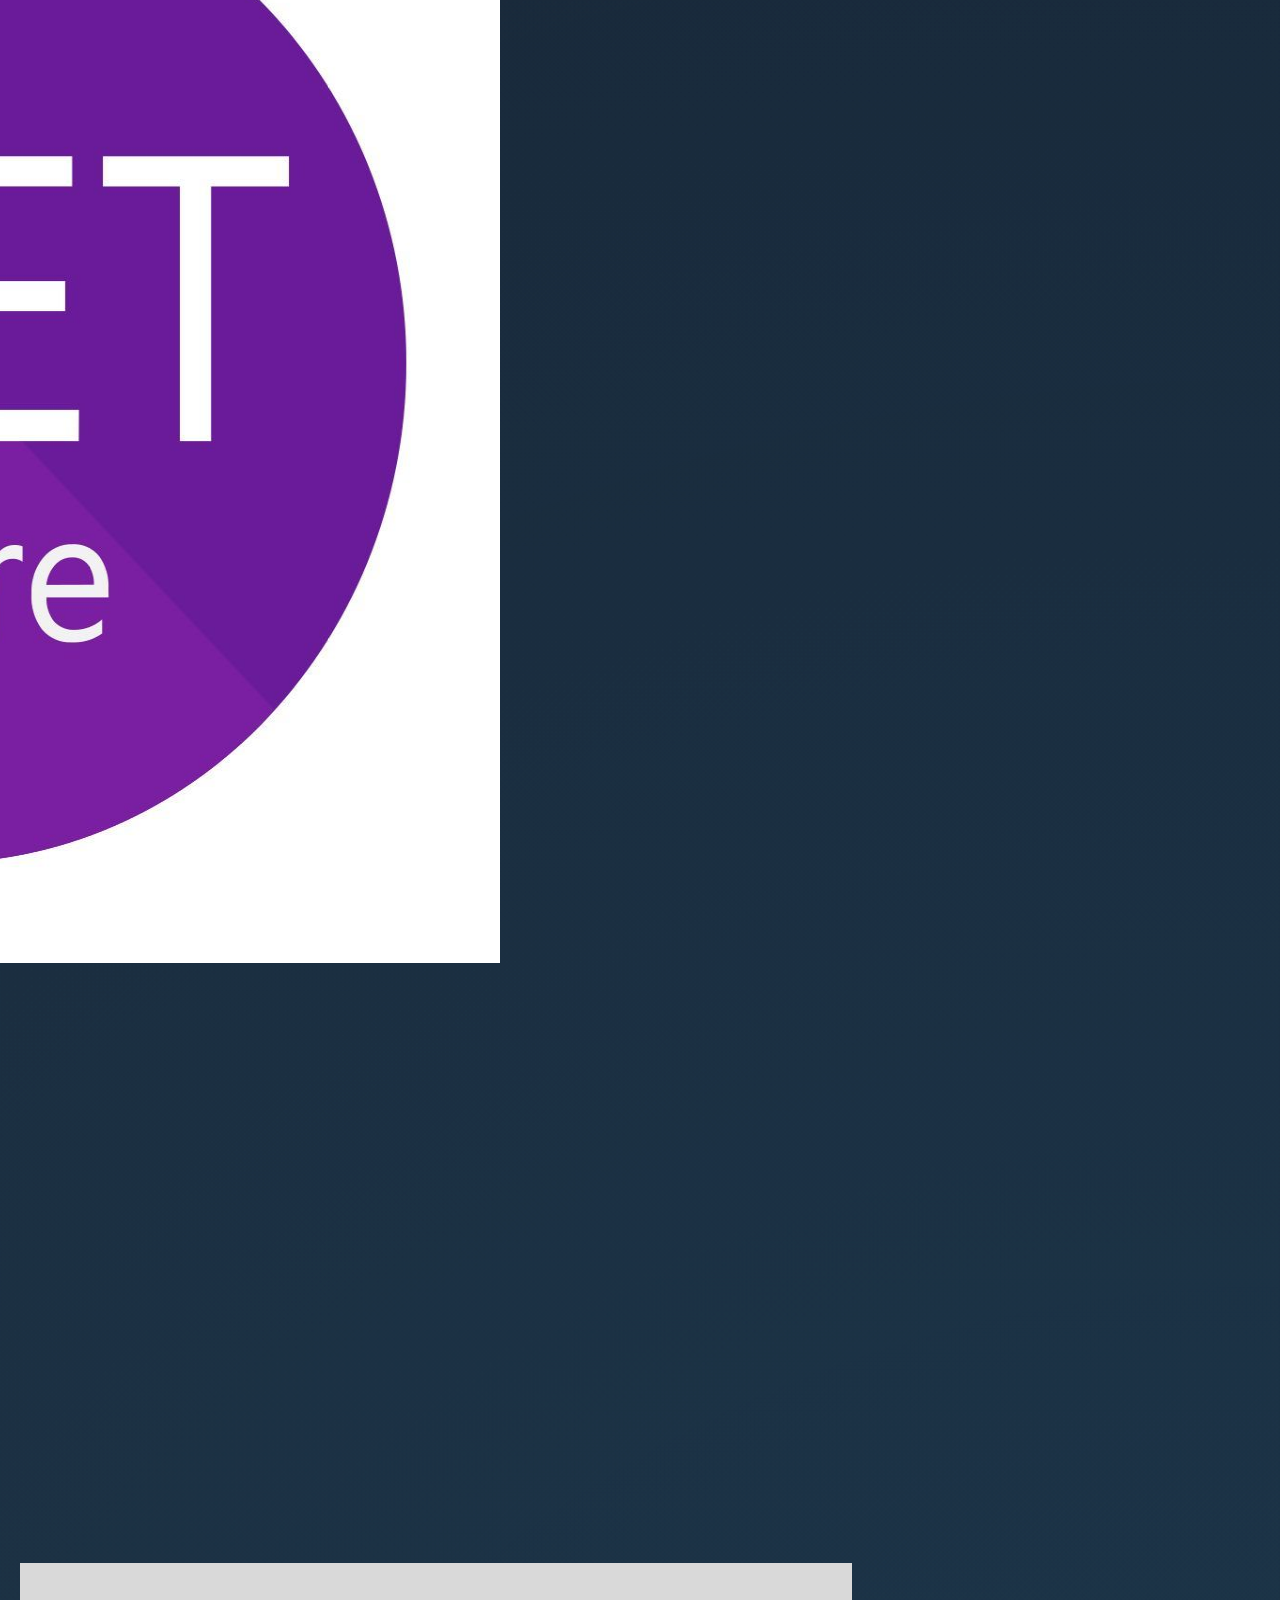
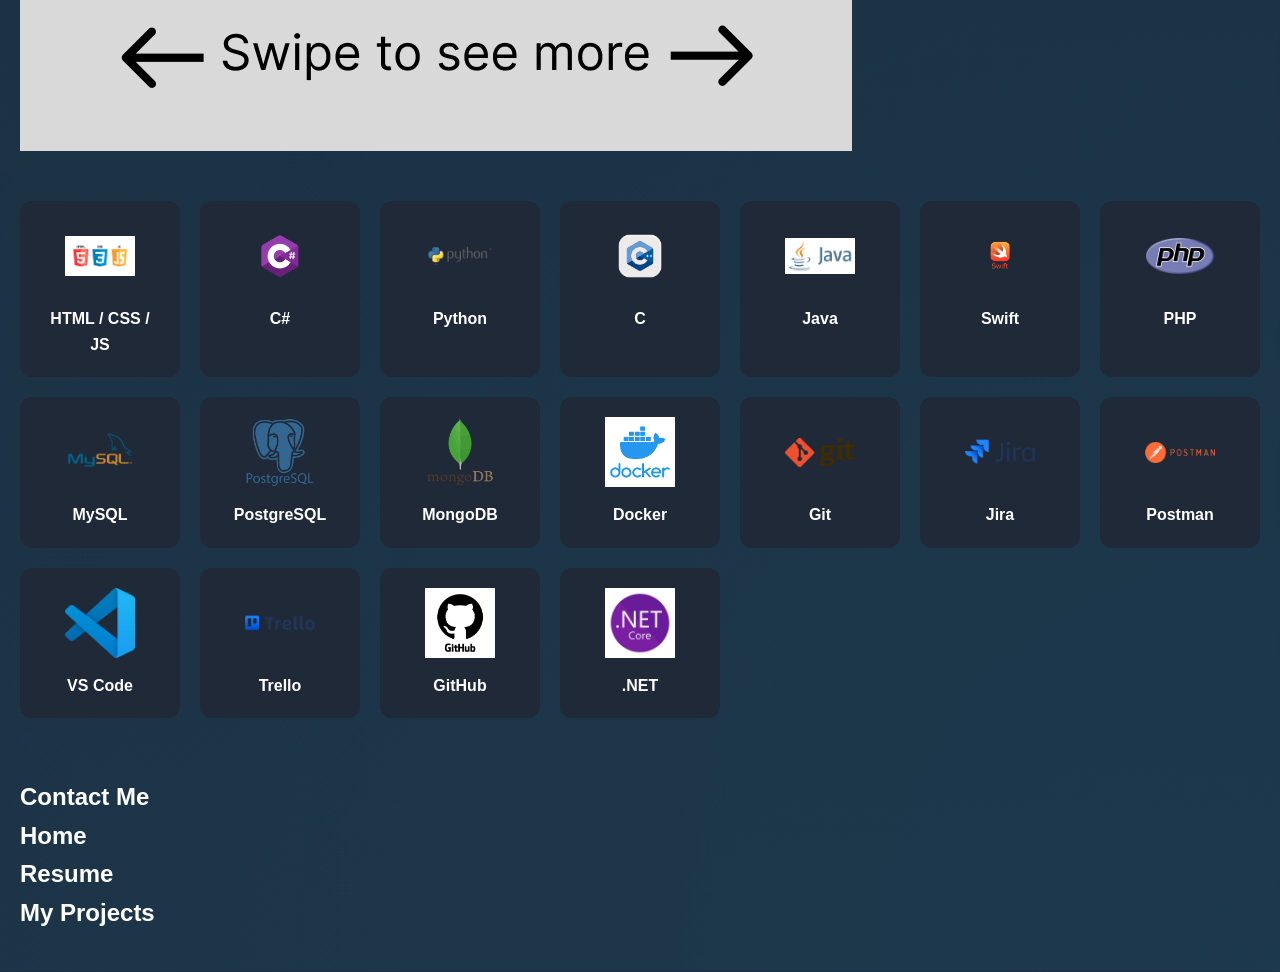
<file: skills/index.html>
<!doctype html>
<html lang="en">
  <head>
    <meta charset="UTF-8" />
    <meta name="viewport" content="width=device-width, initial-scale=1.0" />
    <title>Mitchell MacDonald | Portfolio</title>
    <link rel="stylesheet" href="../styles.css" />
  </head>
  <body>
    <div class="main-container">

        <div class="top-section">
      <div class="carousel">
        <div class="carousel-inner">
          <img src="/images/big_three.jpg" class="skill-icon" draggable="false"/>
          <img src="/images/c_sharp.png" class="skill-icon" draggable="false"/>
          <img src="/images/python.png" class="skill-icon" draggable="false"/>
          <img src="/images/c.webp" class="skill-icon" draggable="false"/>
          <img src="/images/java.png" class="skill-icon" draggable="false"/>
          <img src="/images/swift.png" class="skill-icon" draggable="false"/>
          <img src="/images/php.png" class="skill-icon" draggable="false"/>
          <img src="/images/mysql.png" class="skill-icon" draggable="false"/>
          <img src="/images/postgresql.jpg" class="skill-icon" draggable="false"/>
          <img src="/images/mongodb.png" class="skill-icon" draggable="false"/>
          <img src="/images/docker.png" class="skill-icon" draggable="false"/>
          <img src="/images/git.png" class="skill-icon" draggable="false"/>
          <img src="/images/jira.png" class="skill-icon" draggable="false" />
          <img src="/images/postman.png" class="skill-icon" draggable="false"/>
          <img src="/images/vscode.png" class="skill-icon" draggable="false"/>
          <img src="/images/trello.png" class="skill-icon" draggable="false"/>
          <img src="/images/github.jpg" class="skill-icon" draggable="false"/>
          <img src="/images/net.jpg" class="skill-icon" draggable="false"/>
        </div>
         <div class="carousel-handle">
    <img src="/images/drag_icon.png" alt="Drag to spin" draggable="false"/>
</div>
    
</div>
</div>
     
      <div class="skills-grid">

  <div class="skill-card">
    <img src="/images/big_three.jpg">
    <span>HTML / CSS / JS</span>
  </div>

  <div class="skill-card">
    <img src="/images/c_sharp.png">
    <span>C#</span>
  </div>

  <div class="skill-card">
    <img src="/images/python.png">
    <span>Python</span>
  </div>

  <div class="skill-card">
    <img src="/images/c.webp">
    <span>C</span>
  </div>

  <div class="skill-card">
    <img src="/images/java.png">
    <span>Java</span>
  </div>

  <div class="skill-card">
    <img src="/images/swift.png">
    <span>Swift</span>
  </div>

  <div class="skill-card">
    <img src="/images/php.png">
    <span>PHP</span>
  </div>

  <div class="skill-card">
    <img src="/images/mysql.png">
    <span>MySQL</span>
  </div>

  <div class="skill-card">
    <img src="/images/postgresql.jpg">
    <span>PostgreSQL</span>
  </div>

  <div class="skill-card">
    <img src="/images/mongodb.png">
    <span>MongoDB</span>
  </div>

  <div class="skill-card">
    <img src="/images/docker.png">
    <span>Docker</span>
  </div>

  <div class="skill-card">
    <img src="/images/git.png">
    <span>Git</span>
  </div>

  <div class="skill-card">
    <img src="/images/jira.png">
    <span>Jira</span>
  </div>

  <div class="skill-card">
    <img src="/images/postman.png">
    <span>Postman</span>
  </div>

  <div class="skill-card">
    <img src="/images/vscode.png">
    <span>VS Code</span>
  </div>

  <div class="skill-card">
    <img src="/images/trello.png">
    <span>Trello</span>
  </div>

  <div class="skill-card">
    <img src="/images/github.jpg">
    <span>GitHub</span>
  </div>

  <div class="skill-card">
    <img src="/images/net.jpg">
    <span>.NET</span>
  </div>

</div>

      <div class="links">
        <div class="link-item">
          <a href="/contact"><h2>Contact Me</h2></a>
        </div>
        <div class="link-item">
          <a href="/"><h2>Home</h2></a>
        </div>
        <div class="link-item">
          <a href="/resume"><h2>Resume</h2></a>
        </div>
        <div class="link-item">
          <a href="/projects"><h2>My Projects</h2></a>
        </div>
      </div>
    </div>
  </body>

  <script src="../scripts.js"></script>
</html>
</file>
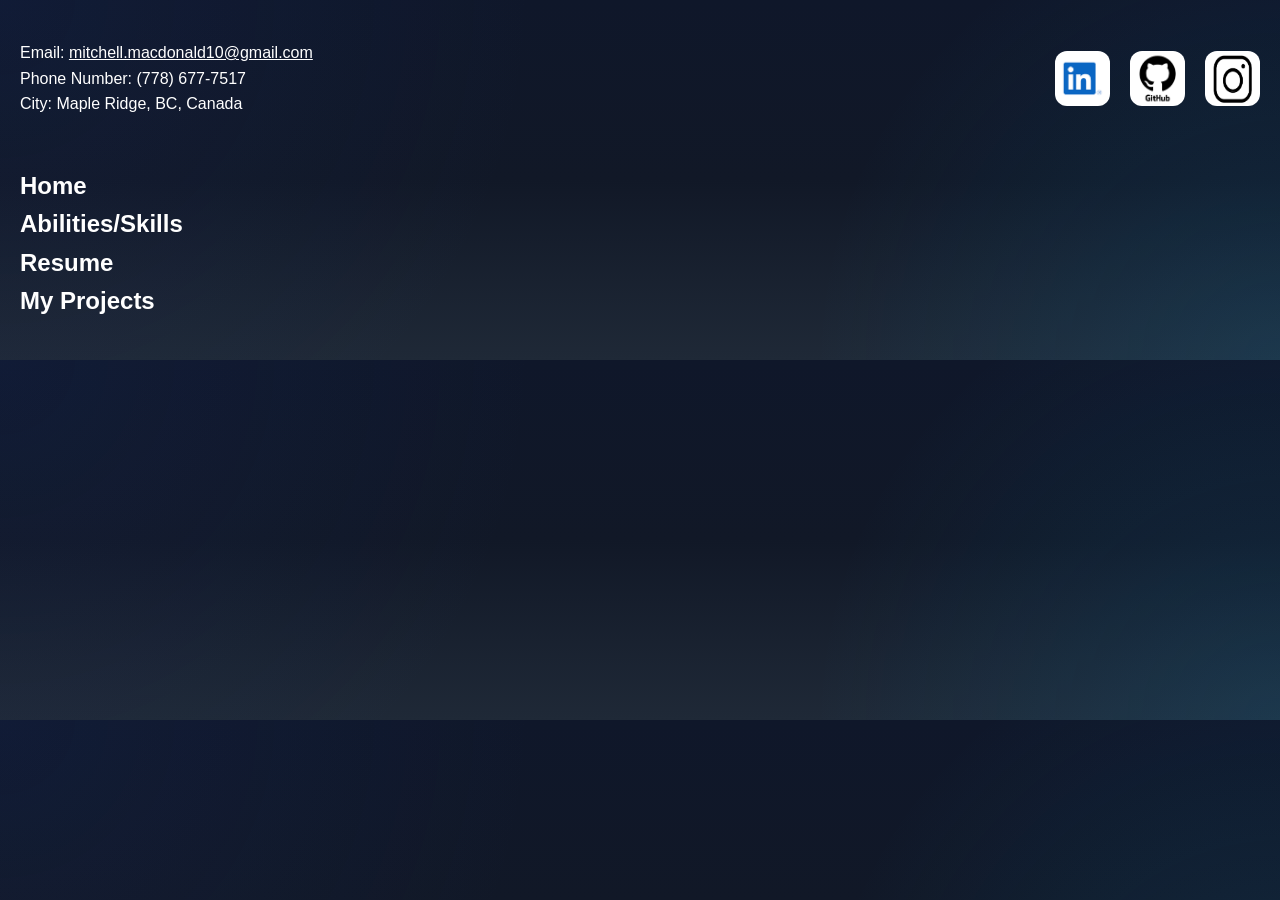
<file: contact.html>
<!DOCTYPE html>
<html lang="en">
<head>
    <meta charset="UTF-8">
    <meta name="viewport" content="width=device-width, initial-scale=1.0">
    <title>Mitchell MacDonald | Portfolio</title>
    <link rel="stylesheet" href="styles.css">
</head>
<body>
<div class="main-container">

    <div class="top-section">
        <div class="contact-container">
            <p class="contact-info">
                Email: <a href="mailto:mitchell.macdonald10@gmail.com" style="color: #ffffff; text-decoration: underline;">
                    mitchell.macdonald10@gmail.com
                </a>
                <br>
                Phone Number: (778) 677-7517
                <br>
                City: Maple Ridge, BC, Canada
            </p>
        </div>
        <div class="contact-container">
           <a href="https://www.linkedin.com/in/mitchell-macdonald-272580302">
            <img src="images/linkedin.png" alt="LinkedIn Icon" class="contact-icon">
           </a>
           <a href="https://github.com/offmitch">
            <img src="images/github.jpg" alt="GitHub Icon" class="contact-icon">
           </a>
           <a href="https://www.instagram.com/_offmitch/">
            <img src="images/instagram.png" alt="Instagram Icon" class="contact-icon">
           </a>
        </div>
    </div>

    <div class="links">
        <div class="link-item"><a href="index.html"><h2>Home</h2></a></div>
        <div class="link-item"><a href="skills.html"><h2>Abilities/Skills</h2></a></div>
        <div class="link-item"><a href="resume.html"><h2>Resume</h2></a></div>
        <div class="link-item"><a href="projects.html"><h2>My Projects</h2></a></div>
    </div>

</div>
</body>

</html>
</file>
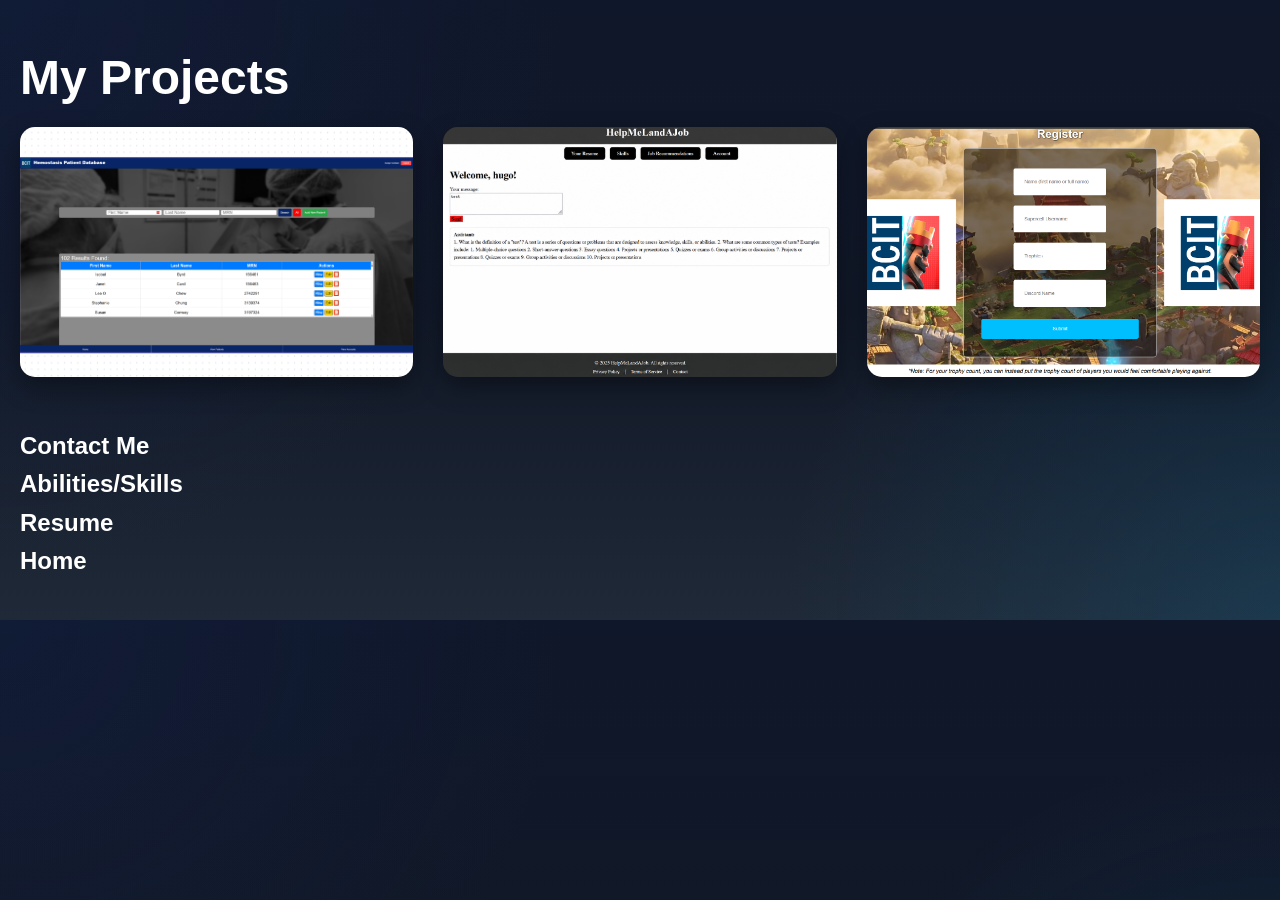
<file: projects.html>
<!DOCTYPE html>
<html lang="en">
<head>
    <meta charset="UTF-8">
    <meta name="viewport" content="width=device-width, initial-scale=1.0">
    <title>Mitchell MacDonald | Portfolio</title>
    <link rel="stylesheet" href="styles.css">
</head>
<body>
<div class="main-container">

       <div class="header">
        <h1>My Projects</h1>
    </div>

    <div class="projects-grid">

        <div class="project-card">
            <img src="images/patient_database.png" alt="Patient Database">

            <div class="project-overlay">
                <h2>Patient Information Database</h2>
                <p>
                    A hematology training system where medical students can store,
                    manage, and query patient information similar to real healthcare databases.
                </p>

                <div class="project-links">
                    <a href="https://github.com/offmitch/patient-details" target="_blank">GitHub</a>
                    <a href="https://patient-details-1-84s7.onrender.com/" target="_blank">Live Site</a>
                </div>
            </div>
        </div>


        <div class="project-card">
            <img src="images/job.png" alt="HelpMeLandAJob">

            <div class="project-overlay">
                <h2>HelpMeLandAJob</h2>
                <p>
                    AI-powered job search assistant that improves resumes,
                    recommends jobs, and provides interview practice for developers.
                </p>

                <div class="project-links">
                    <a href="https://github.com/shayannikpour/helpmelandajob" target="_blank">GitHub</a>
                </div>
            </div>
        </div>


        <div class="project-card">
            <img src="images/cr_tournament.png" alt="Clash Royale Tournament">

            <div class="project-overlay">
                <h2>BCIT Clash Royale Tournament</h2>
                <p>
                    A tournament organizer for BCIT students that registers players
                    and groups them by trophy range.
                </p>

                <div class="project-links">
                    <a href="https://github.com/offmitch/clash-tournament" target="_blank">GitHub</a>
                </div>
            </div>
        </div>

    </div>


        <div class="links">
     <div class="link-item"><a href="contact.html"><h2>Contact Me</h2></a></div>
        <div class="link-item"><a href="skills.html"><h2>Abilities/Skills</h2></a></div>
        <div class="link-item"><a href="resume.html"><h2>Resume</h2></a></div>
        <div class="link-item"><a href="index.html"><h2>Home</h2></a></div>
    </div>

</div>
</body>

</html>
</file>
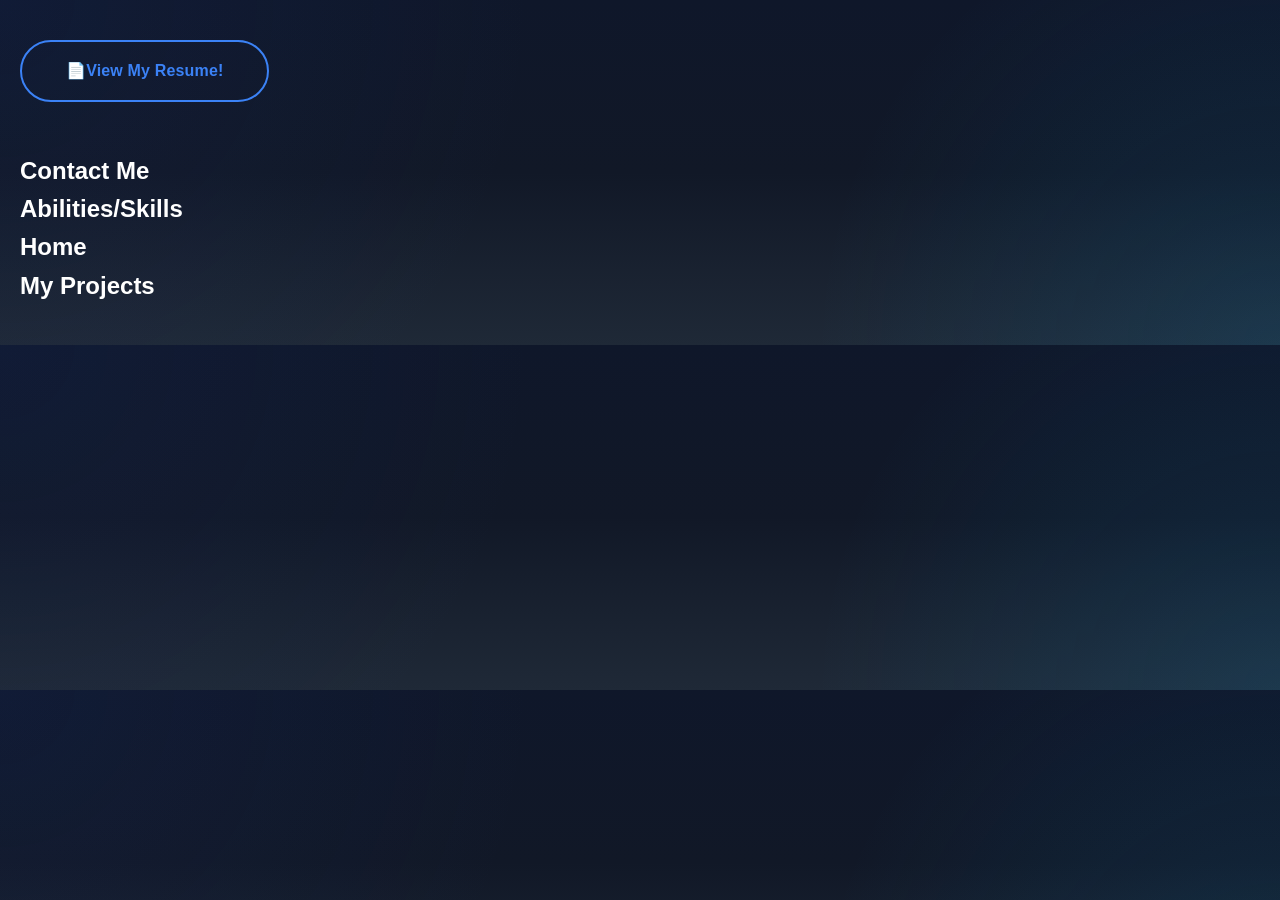
<file: resume.html>
<!DOCTYPE html>
<html lang="en">
<head>
    <meta charset="UTF-8">
    <meta name="viewport" content="width=device-width, initial-scale=1.0">
    <title>Mitchell MacDonald | Portfolio</title>
    <link rel="stylesheet" href="styles.css">
</head>
<body>
<div class="main-container">
   
    <div class="top-section">
        <a href="links/resume.pdf" target="_blank" class="resume-btn">
           📄View My Resume!
        </a>
    </div>

    <div class="links">
     <div class="link-item"><a href="contact.html"><h2>Contact Me</h2></a></div>
        <div class="link-item"><a href="skills.html"><h2>Abilities/Skills</h2></a></div>
        <div class="link-item"><a href="index.html"><h2>Home</h2></a></div>
        <div class="link-item"><a href="projects.html"><h2>My Projects</h2></a></div>
    </div>

</div>
</body>

</html>
</file>
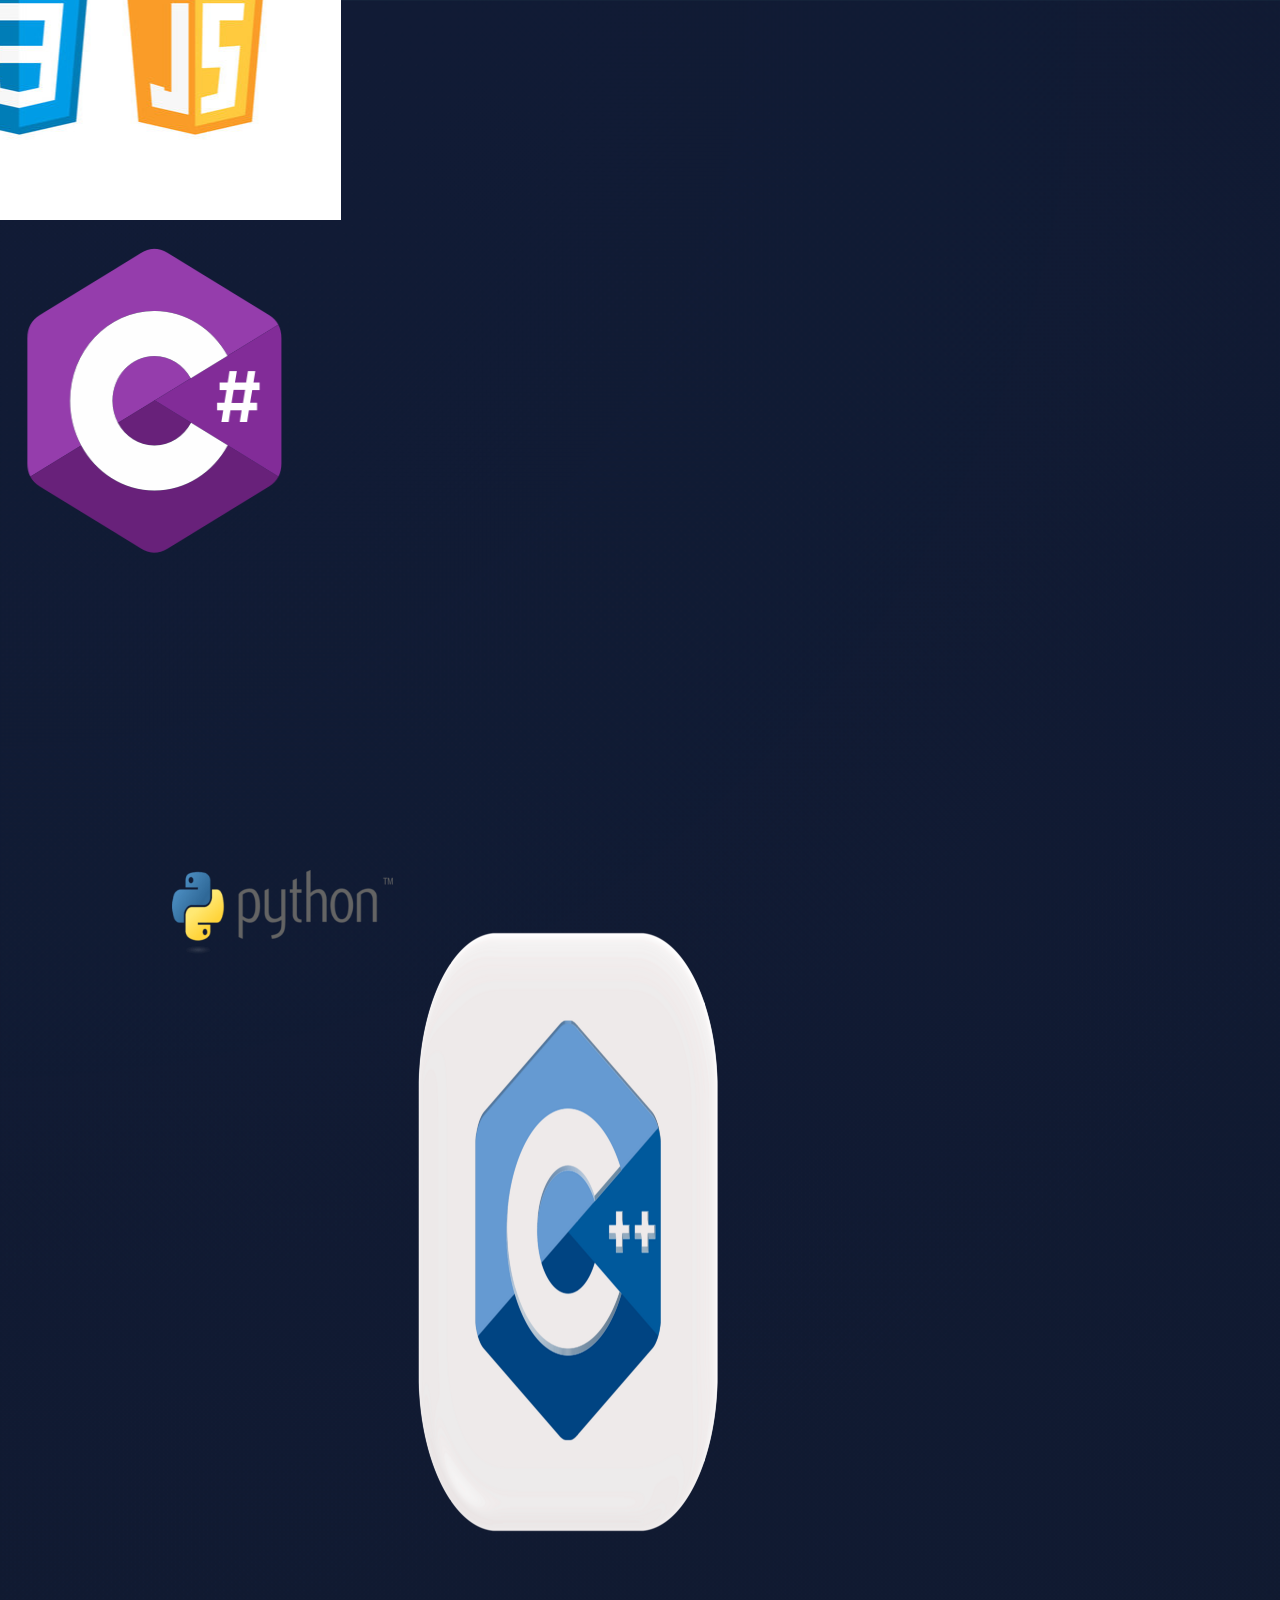
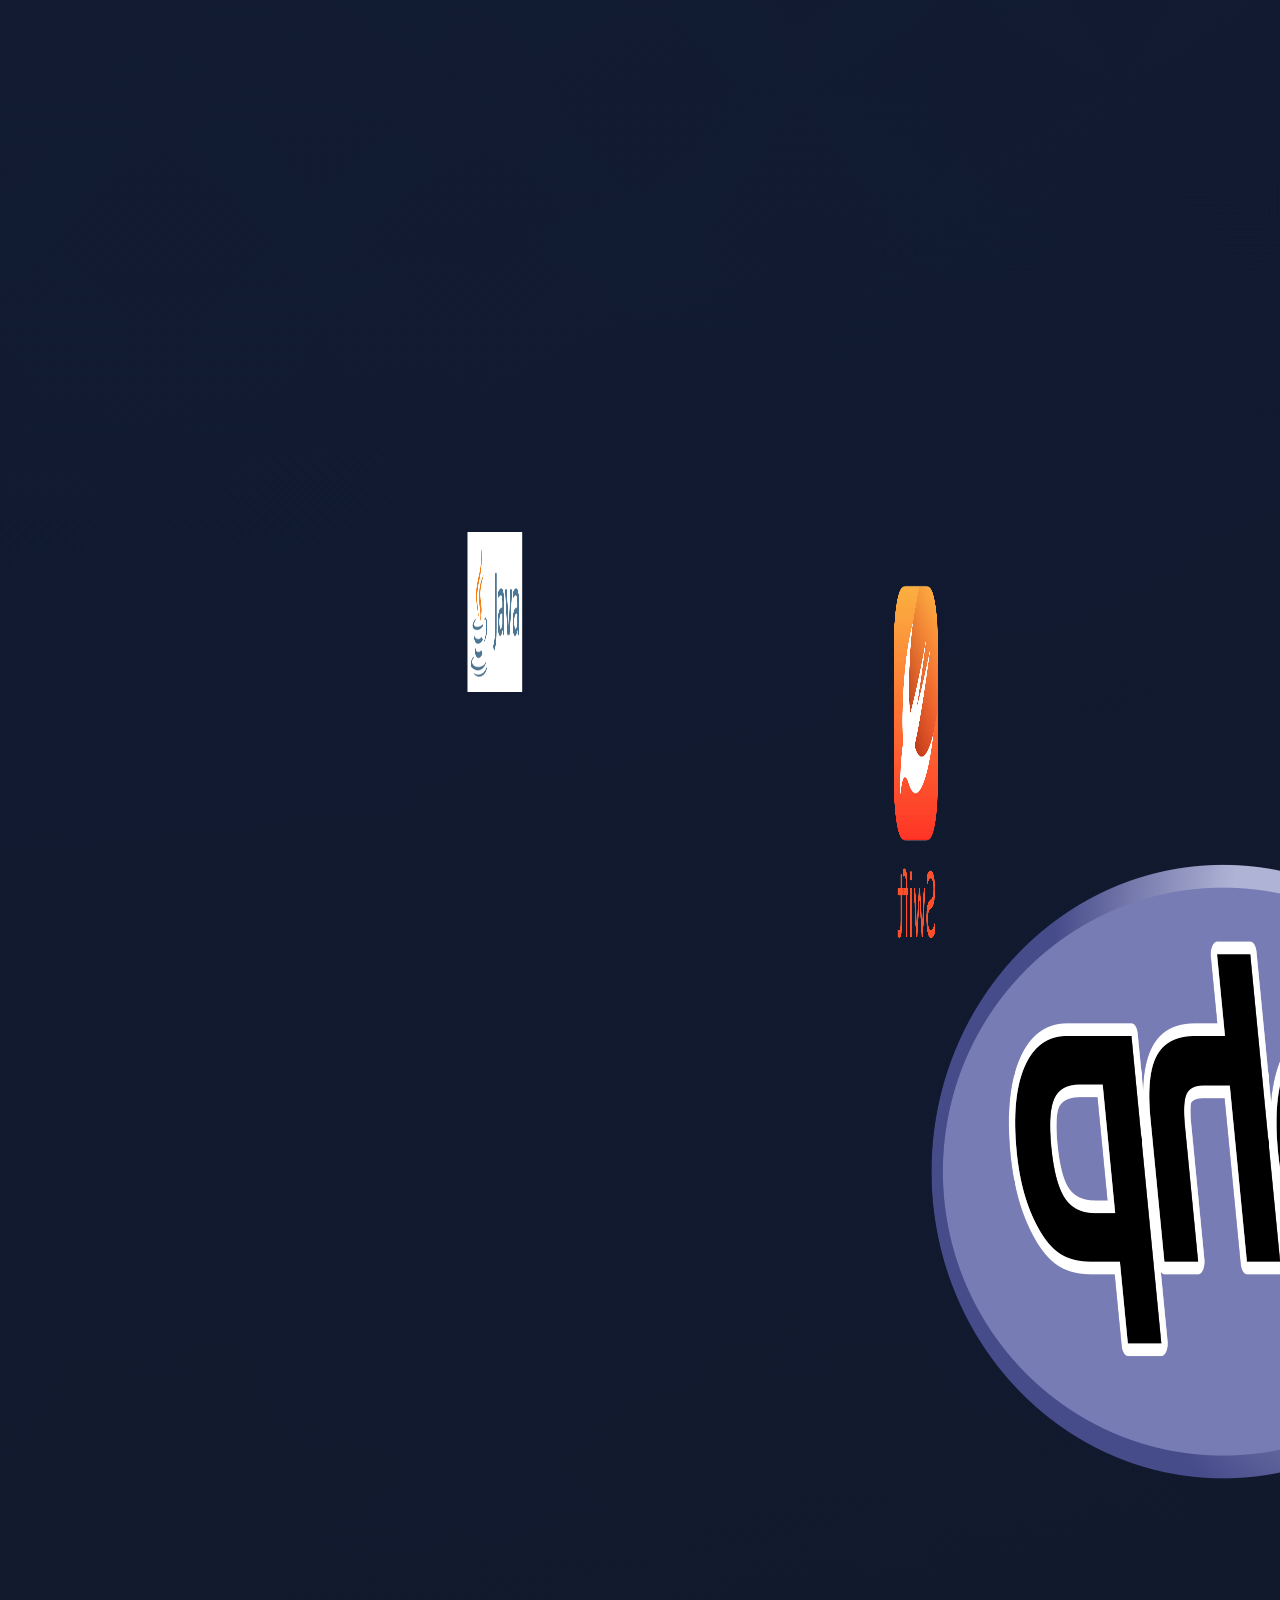
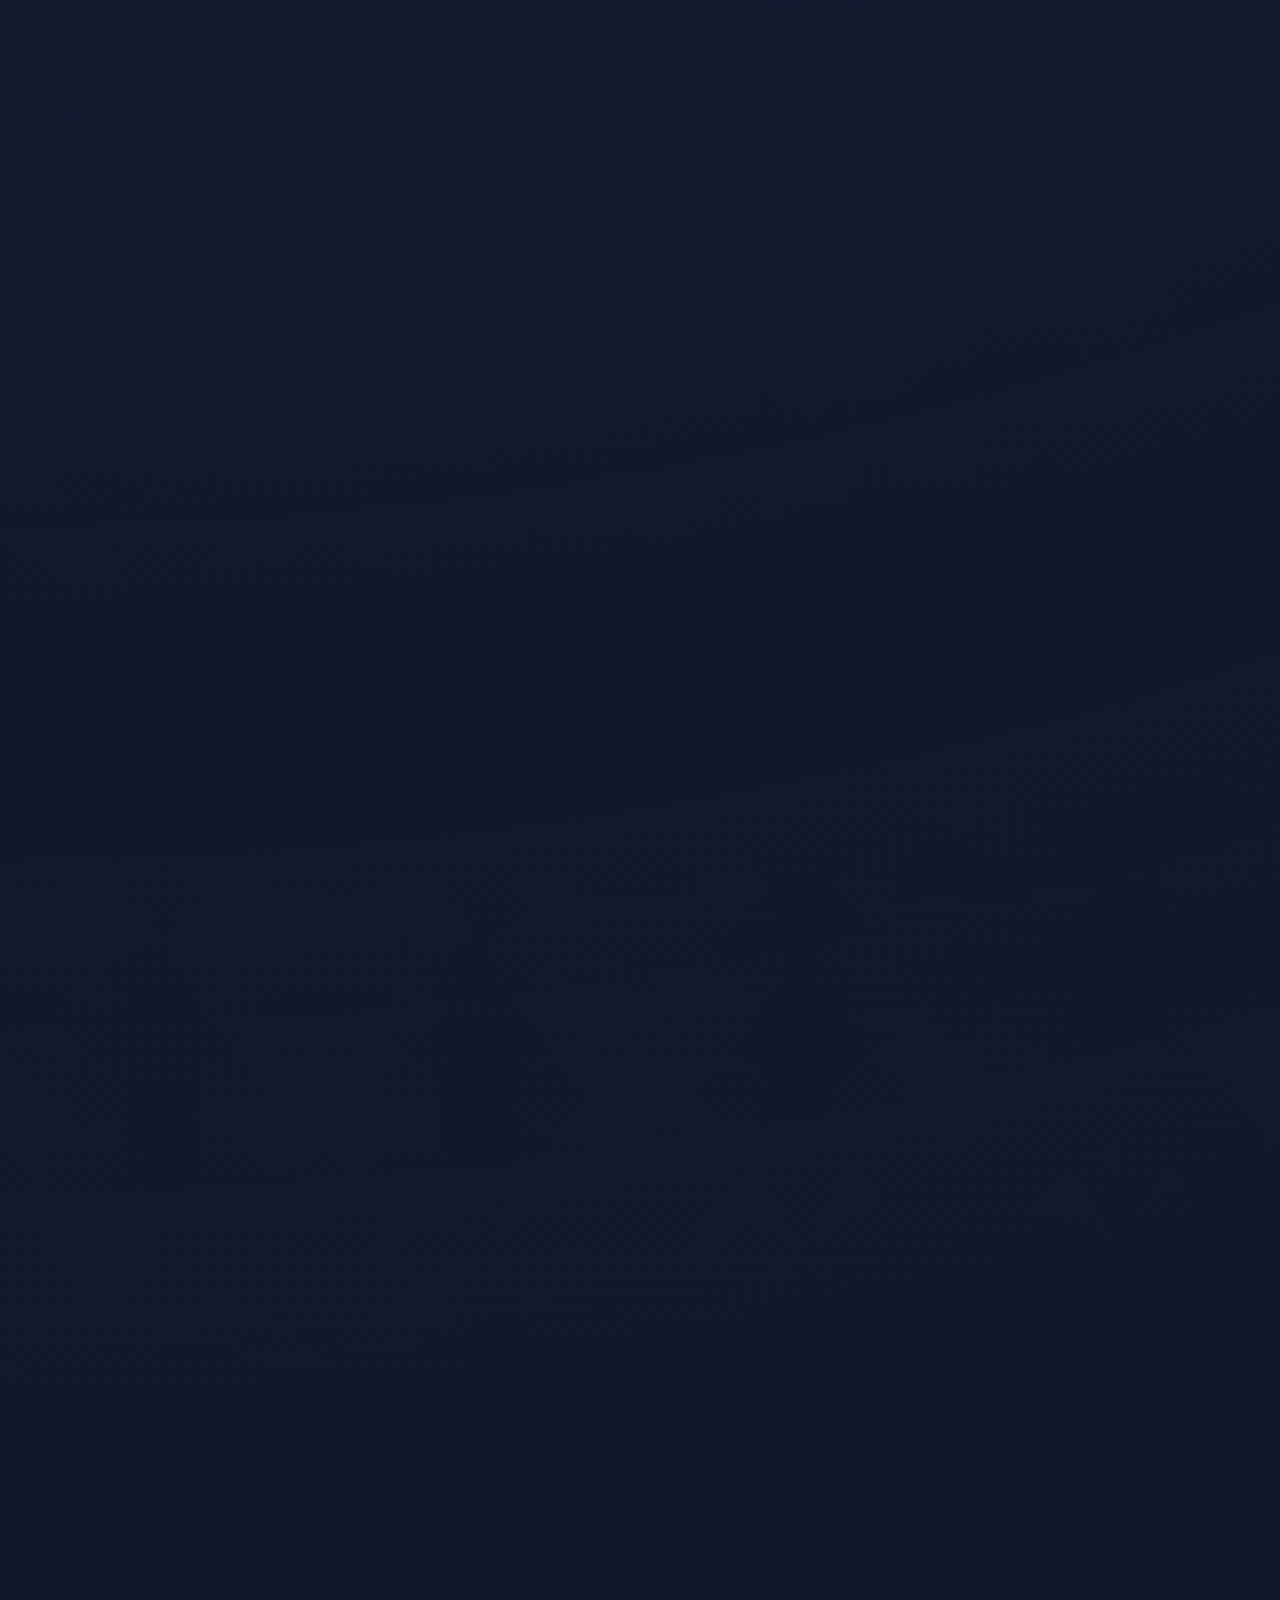
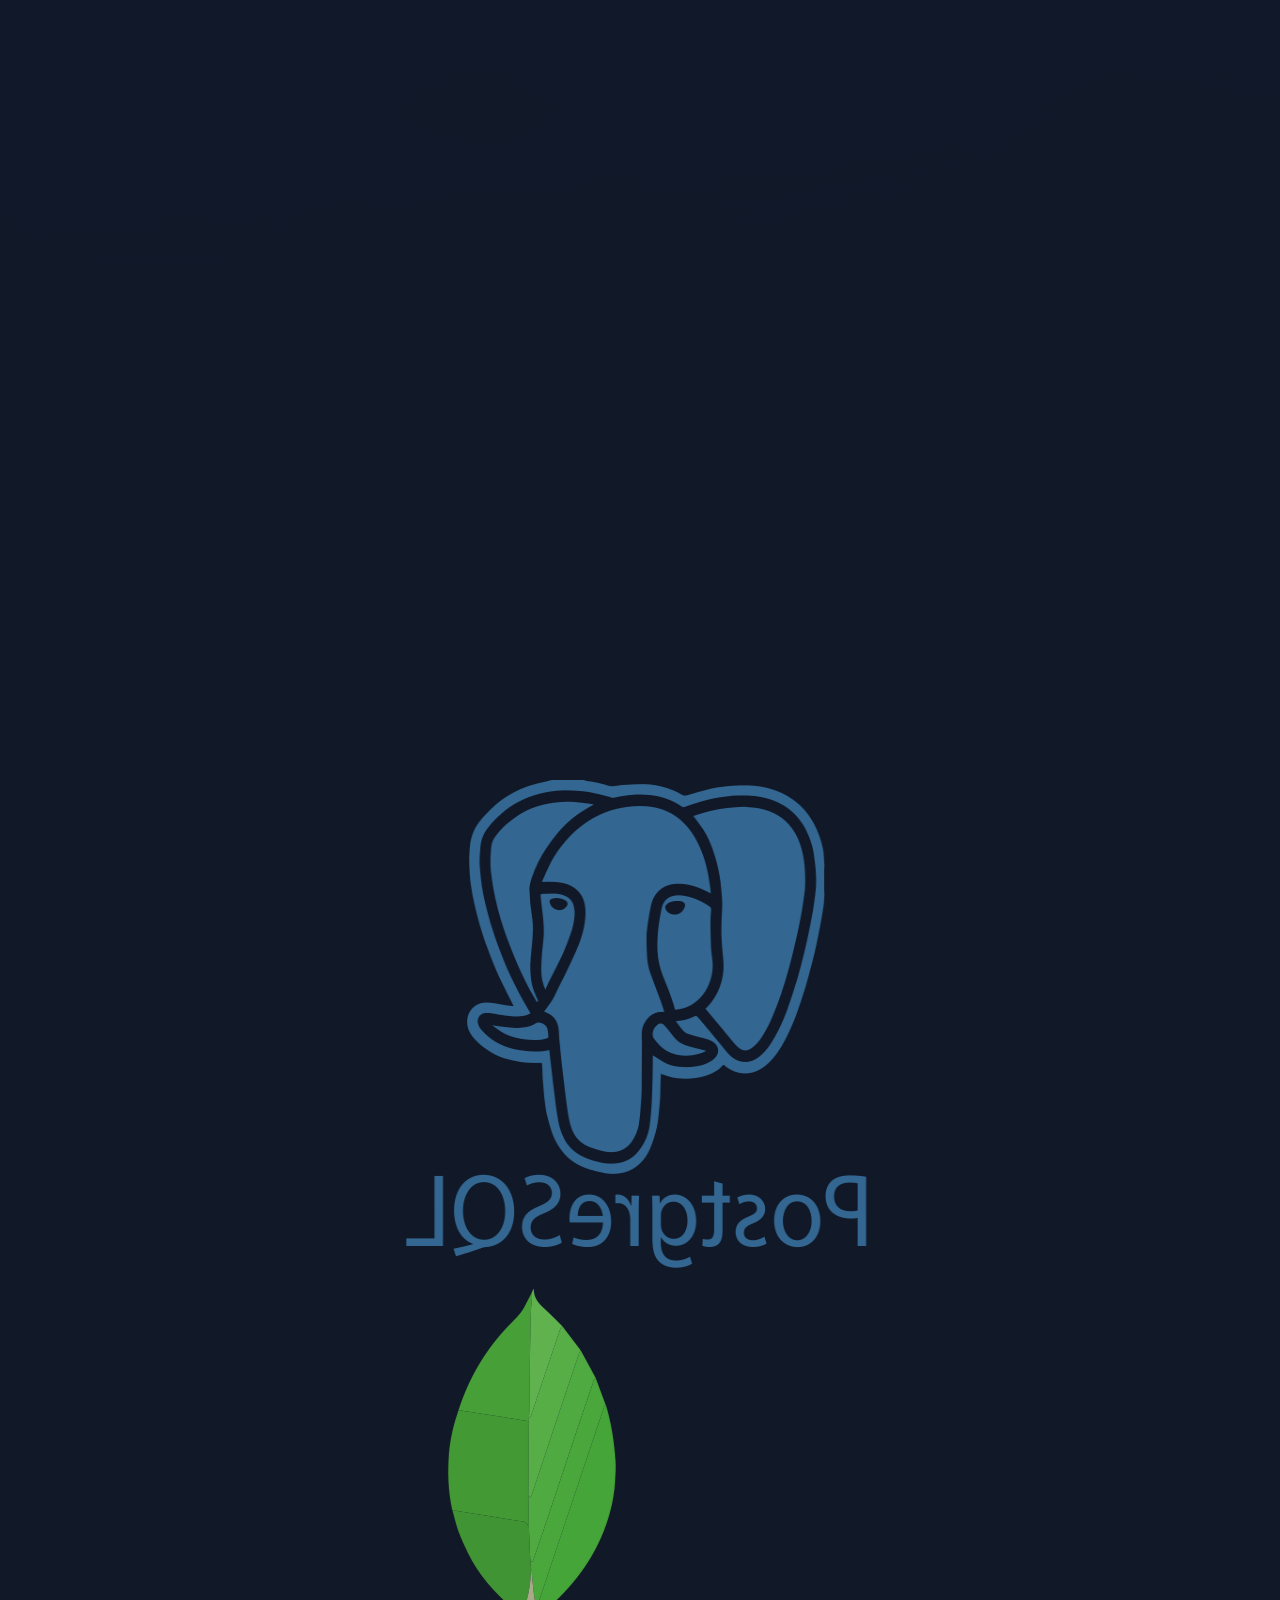
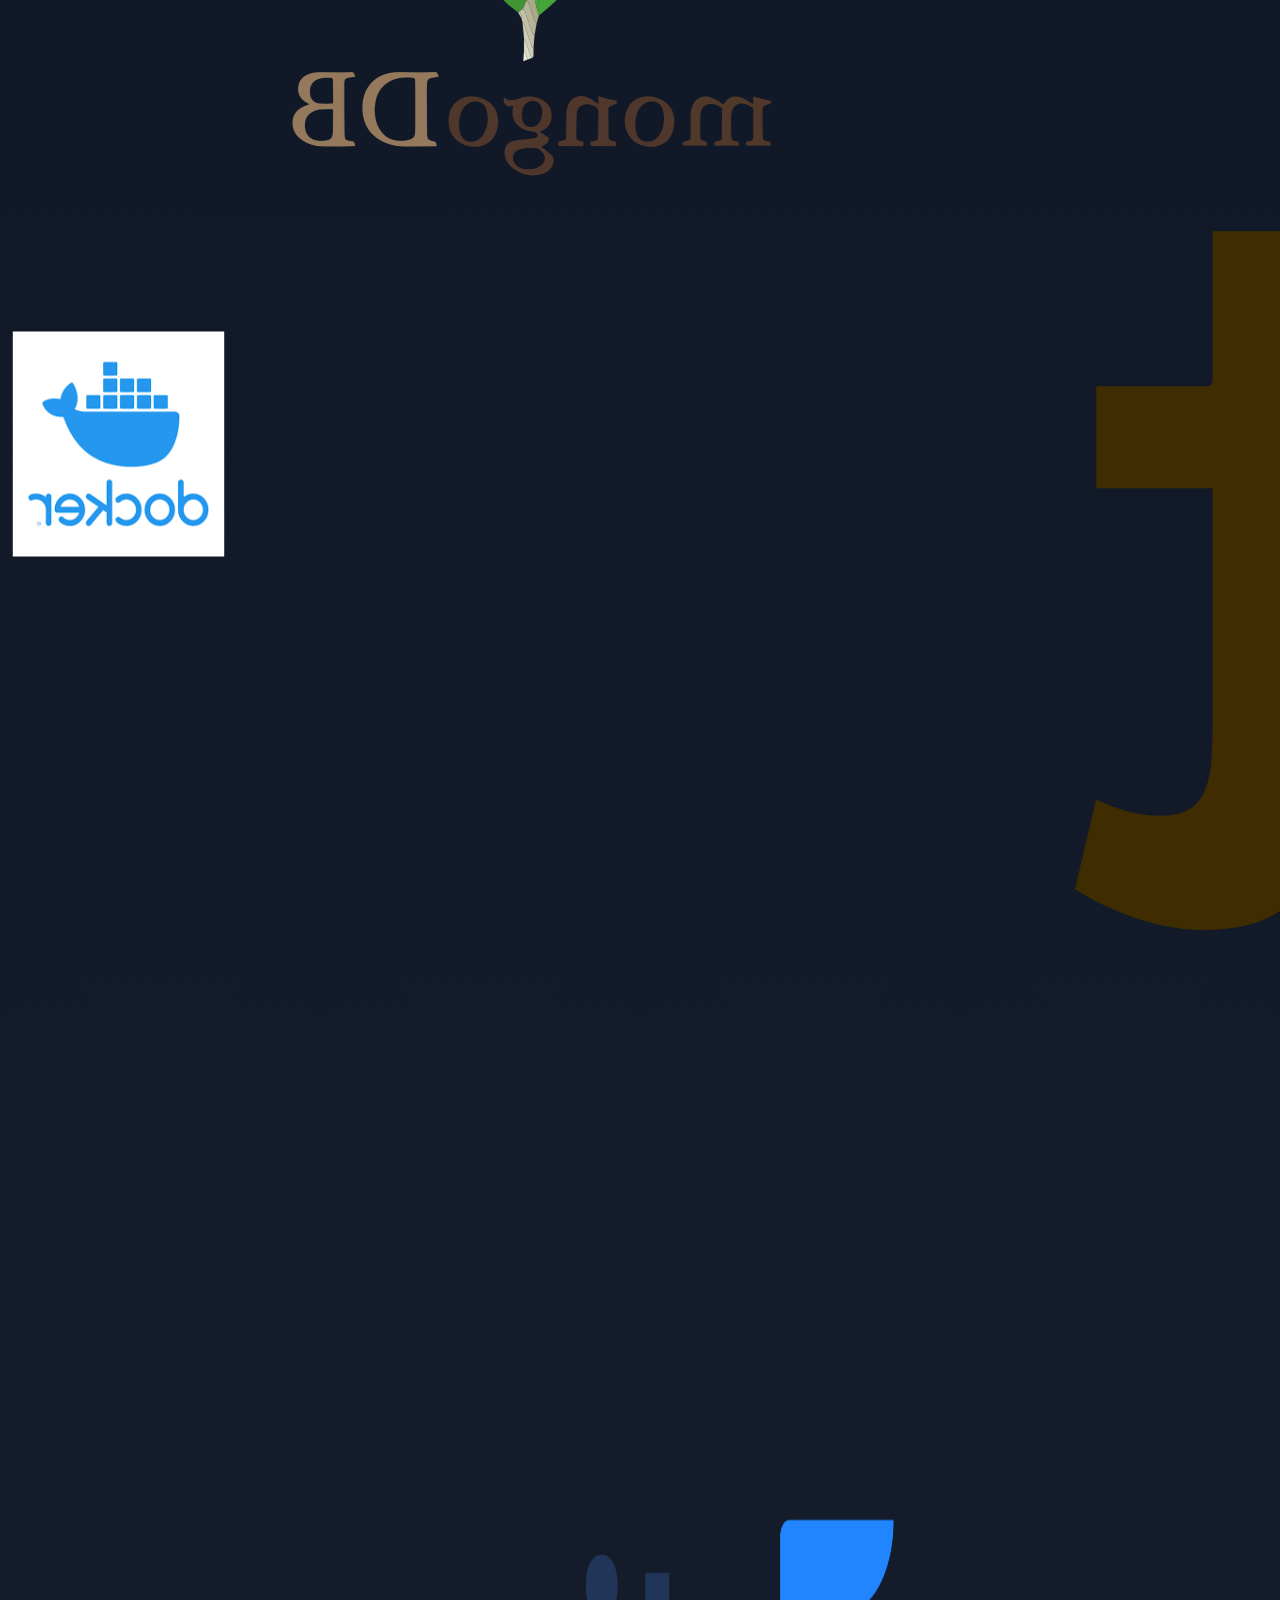
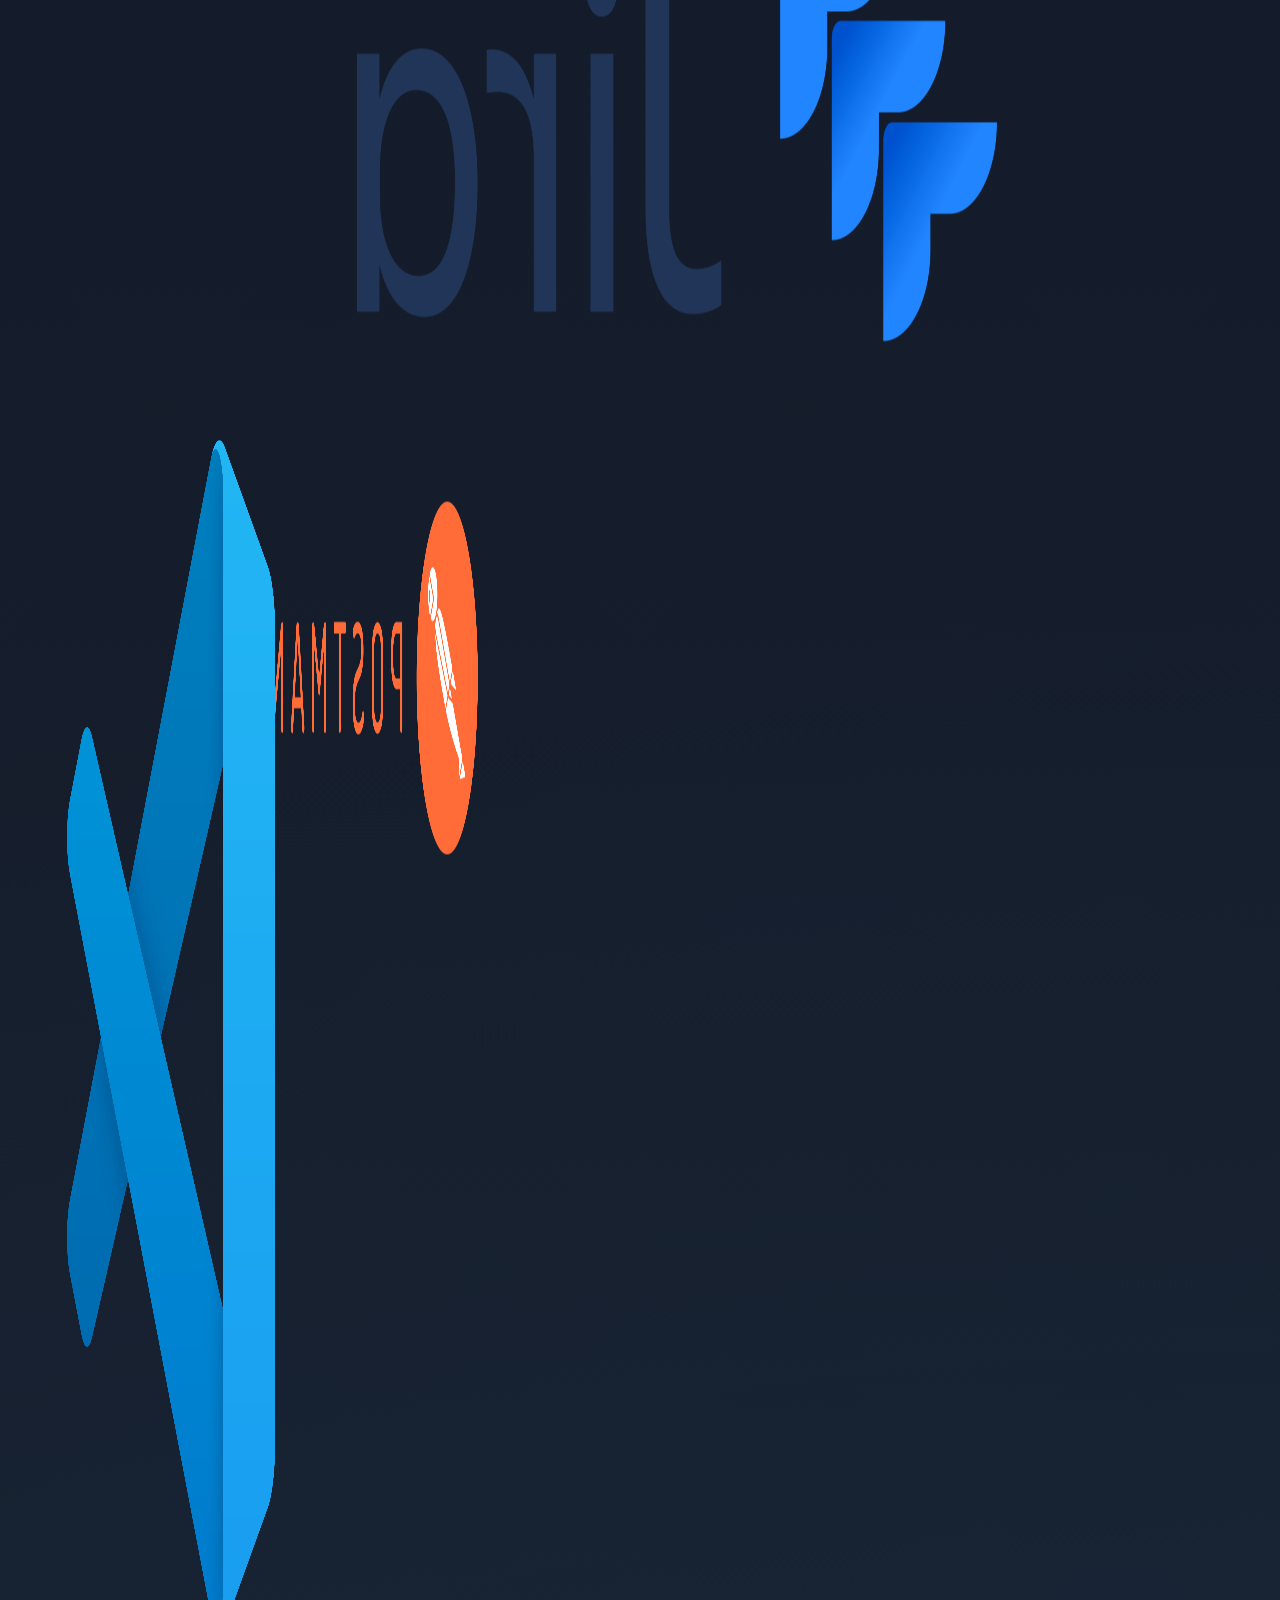
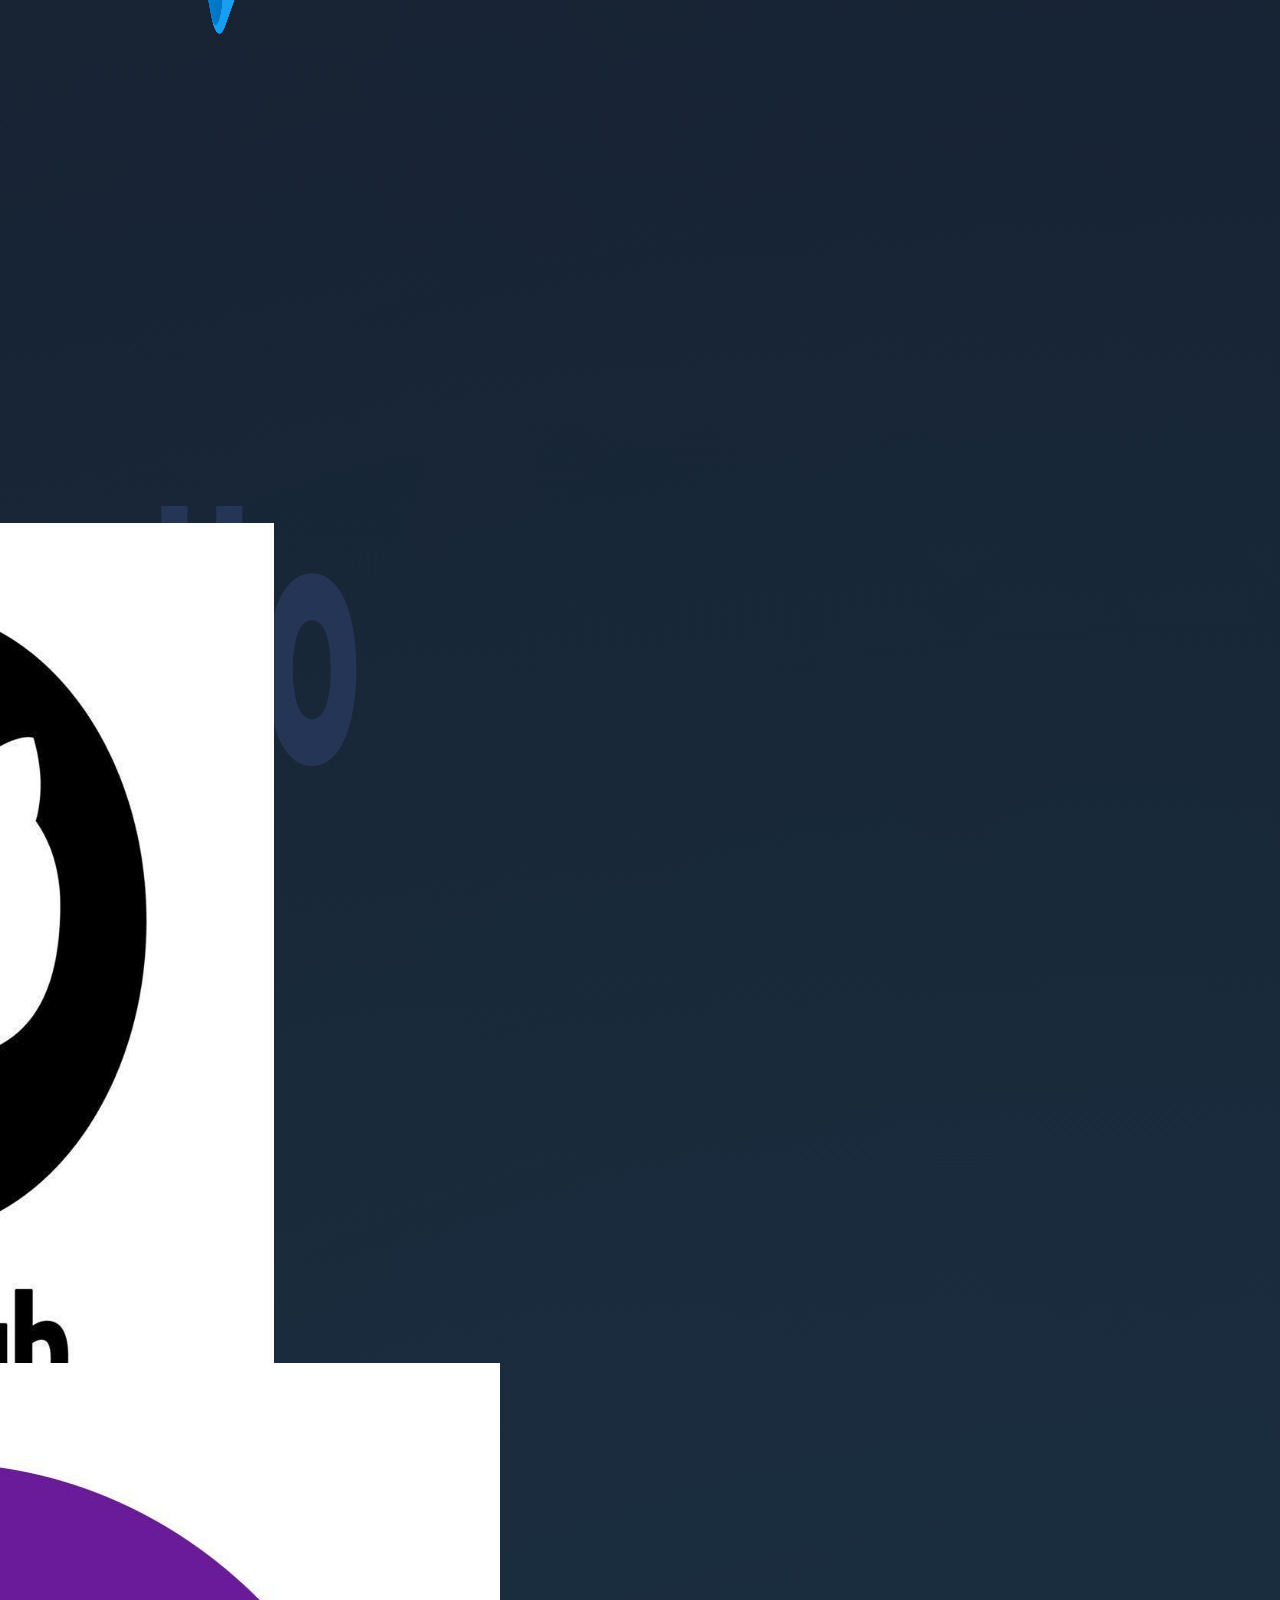
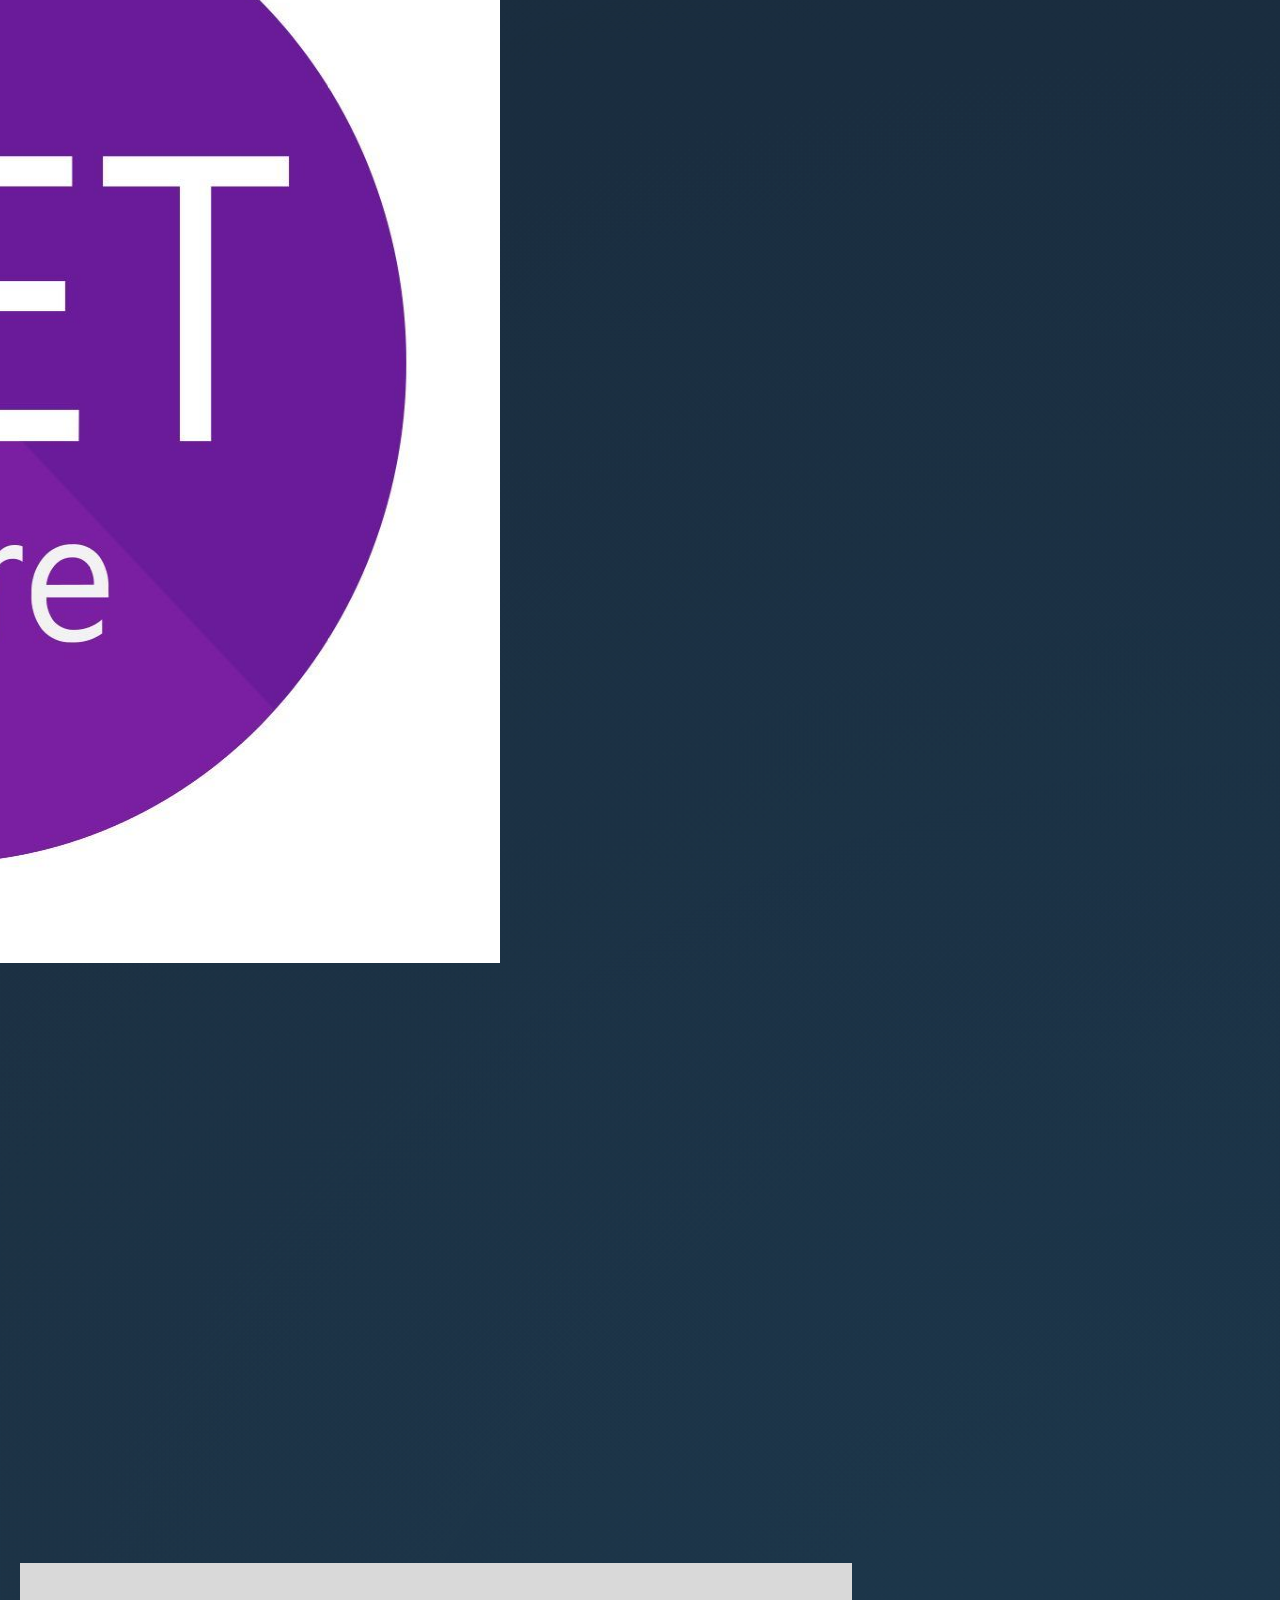
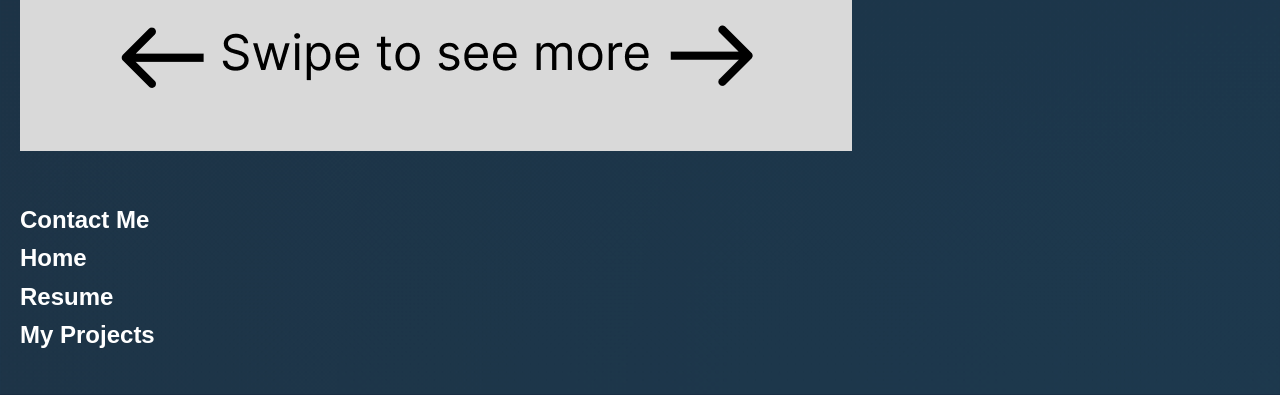
<file: skills.html>
<!doctype html>
<html lang="en">
  <head>
    <meta charset="UTF-8" />
    <meta name="viewport" content="width=device-width, initial-scale=1.0" />
    <title>Mitchell MacDonald | Portfolio</title>
    <link rel="stylesheet" href="styles.css" />
  </head>
  <body>
    <div class="main-container">

        <div class="top-section">
      <div class="carousel">
        <div class="carousel-inner">
          <img src="images/big_three.jpg" class="skill-icon" />
          <img src="images/c_sharp.png" class="skill-icon" />
          <img src="images/python.png" class="skill-icon" />
          <img src="images/c.webp" class="skill-icon" />
          <img src="images/java.png" class="skill-icon" />
          <img src="images/swift.png" class="skill-icon" />
          <img src="images/php.png" class="skill-icon" />
          <img src="images/mysql.png" class="skill-icon" />
          <img src="images/postgresql.jpg" class="skill-icon" />
          <img src="images/mongodb.png" class="skill-icon" />
          <img src="images/docker.png" class="skill-icon" />
          <img src="images/git.png" class="skill-icon" />
          <img src="images/jira.png" class="skill-icon" />
          <img src="images/postman.png" class="skill-icon" />
          <img src="images/vscode.png" class="skill-icon" />
          <img src="images/trello.png" class="skill-icon" />
          <img src="images/github.jpg" class="skill-icon" />
          <img src="images/net.jpg" class="skill-icon" />
        </div>
         <div class="carousel-handle">
    <img src="images/drag_icon.png" alt="Drag to spin" draggable="false"/>
</div>
      </div>
     
      </div>

      <div class="links">
        <div class="link-item">
          <a href="contact.html"><h2>Contact Me</h2></a>
        </div>
        <div class="link-item">
          <a href="index.html"><h2>Home</h2></a>
        </div>
        <div class="link-item">
          <a href="resume.html"><h2>Resume</h2></a>
        </div>
        <div class="link-item">
          <a href="projects.html"><h2>My Projects</h2></a>
        </div>
      </div>
    </div>
  </body>

  <script src="scripts.js"></script>
</html>
</file>
<file: styles.css>
/* =========================
   GLOBAL
========================= */

* {
  margin: 0;
  padding: 0;
  box-sizing: border-box;
}

body {
  font-family: "Segoe UI", Arial, sans-serif;
  color: #ffffff;
  line-height: 1.6;
  background:
    radial-gradient(circle at top left, #1e3a8a20 0%, transparent 40%),
    radial-gradient(circle at bottom right, #0ea5e920 0%, transparent 35%),
    linear-gradient(180deg, #0f172a 0%, #111827 50%, #1f2937 100%);
}

a {
  text-decoration: none;
  color: inherit;
}

img {
  display: block;
}

.main-container {
  max-width: 1300px;
  margin: auto;
  padding: 40px 20px;
}

/* =========================
   TOP SECTIONS
========================= */

.top-section {
  display: flex;
  justify-content: space-between;
  align-items: center;
  gap: 40px;
  margin-bottom: 50px;
  flex-wrap: wrap;
}

.header {
  flex: 1;
}

.header h1 {
  font-size: 3rem;
  margin-bottom: 10px;
}

.header p {
  color: #b6b6b6;
  font-size: 1.15rem;
  margin-bottom: 25px;
}

.bio {
  background: #1f2937;
  border-left: 4px solid #3b82f6;
  padding: 20px;
  border-radius: 8px;
  color: #dddddd;
  max-width: 700px;
  font-style: italic;
}

.headshot img {
  width: 280px;
  border-radius: 50%;
  border: 5px solid #3b82f6;
  box-shadow: 0 10px 30px rgba(0, 0, 0, 0.4);
}

/* =========================
   CONTACT
========================= */

.contact-container {
  display: flex;
  align-items: center;
  gap: 20px;
}

.contact-info {
  font-size: 1rem;
}

.contact-icon {
  width: 55px;
  height: 55px;
  border-radius: 12px;
  transition: 0.3s;
}

.contact-icon:hover {
  transform: translateY(-4px) scale(1.08);
}

/* =========================
   RESUME BUTTON
========================= */

.resume-btn {
  position: relative;
  display: inline-flex;
  align-items: center;
  justify-content: center;
  padding: 16px 44px;
  font-size: 1rem;
  font-weight: 600;
  font-family: "Segoe UI", sans-serif;
  text-decoration: none;
  color: #3b82f6;
  background: transparent;
  border: 2px solid #3b82f6;
  border-radius: 999px;
  overflow: hidden;
  letter-spacing: 0.01em;
  transition: color 0.35s ease;
  cursor: pointer;
}

.resume-btn::before {
  content: "";
  position: absolute;
  inset: 0;
  background: #3b82f6;
  transform: scaleX(0);
  transform-origin: right;
  transition: transform 0.35s ease;
  z-index: 0;
}

.resume-btn span {
  position: relative;
  z-index: 1;
}

.resume-btn:hover {
  color: white;
}

.resume-btn:hover::before {
  transform: scaleX(1);
  transform-origin: left;
}
.section-title {
  font-size: 2rem;
  margin: 60px 0 25px;
  color: #60a5fa;
  border-bottom: 2px solid #2563eb;
  display: inline-block;
  padding-bottom: 8px;
}

/* =========================
   SKILLS
========================= */

.skills-grid {
  display: grid;
  grid-template-columns: repeat(auto-fit, minmax(140px, 1fr));
  gap: 20px;
  margin-bottom: 60px;
}

.skill-card {
  background: #1f2937;
  border-radius: 12px;
  padding: 20px;
  text-align: center;
  transition: 0.3s;
}

.skill-card:hover {
  transform: translateY(-8px);
  background: #273549;
}

.skill-card img {
  width: 70px;
  height: 70px;
  object-fit: contain;
  margin: auto;
  margin-bottom: 15px;
}

.skill-card span {
  font-weight: 600;
}

.skill-card,
.project-card {
  transition:
    transform 0.3s ease,
    box-shadow 0.3s ease;
}

.skill-card:hover,
.project-card:hover {
  transform: translateY(-8px);
  box-shadow: 0 15px 35px rgba(0, 0, 0, 0.45);
}

/* =========================
   PROJECTS
========================= */

.projects-grid {
  display: grid;
  grid-template-columns: repeat(auto-fit, minmax(350px, 1fr));
  gap: 30px;
  padding-bottom: 50px;
}

.project-card {
  position: relative;
  overflow: hidden;
  border-radius: 15px;
  background: #222;
  box-shadow: 0 10px 25px rgba(0, 0, 0, 0.35);
}

.project-card img {
  width: 100%;
  height: 250px;
  object-fit: cover;
  transition: 0.45s;
}

.project-overlay {
  position: absolute;
  inset: 0;
  background: rgba(17, 24, 39, 0.94);
  padding: 30px;
  display: flex;
  flex-direction: column;
  justify-content: center;
  opacity: 0;
  transition: 0.4s;
}

.project-card:hover img {
  transform: scale(1.08);
}

.project-card:hover .project-overlay {
  opacity: 1;
}

.project-overlay h2 {
  margin-bottom: 15px;
  color: #60a5fa;
}

.project-overlay p {
  color: #dddddd;
  margin-bottom: 25px;
}

.project-links {
  display: flex;
  gap: 15px;
  flex-wrap: wrap;
}

.project-links a {
  background: #2563eb;
  padding: 10px 18px;
  border-radius: 8px;
  transition: 0.3s;
  font-weight: 600;
}

.project-links a:hover {
  background: #1d4ed8;
}

/* =========================
   RESPONSIVE
========================= */

@media (max-width: 900px) {
  .top-section {
    flex-direction: column;
    text-align: center;
  }

  .bio {
    margin: auto;
  }

  .headshot img {
    width: 220px;
  }

  .contact-container {
    justify-content: center;
  }

  .header h1 {
    font-size: 2.4rem;
  }

  .projects-grid {
    grid-template-columns: 1fr;
  }

  .project-overlay{
    opacity: 1;
    font-size: 0.8rem;
  }
}

@media (max-width: 600px) {
  .header h1 {
    font-size: 2rem;
  }

  .resume-btn {
    width: 100%;
    text-align: center;
  }

  .skills-grid {
    grid-template-columns: repeat(2, 1fr);
  }

  .project-card img {
    height: 200px;
  }

  .project-overlay {
    opacity: 1;
  }
}
</file>
